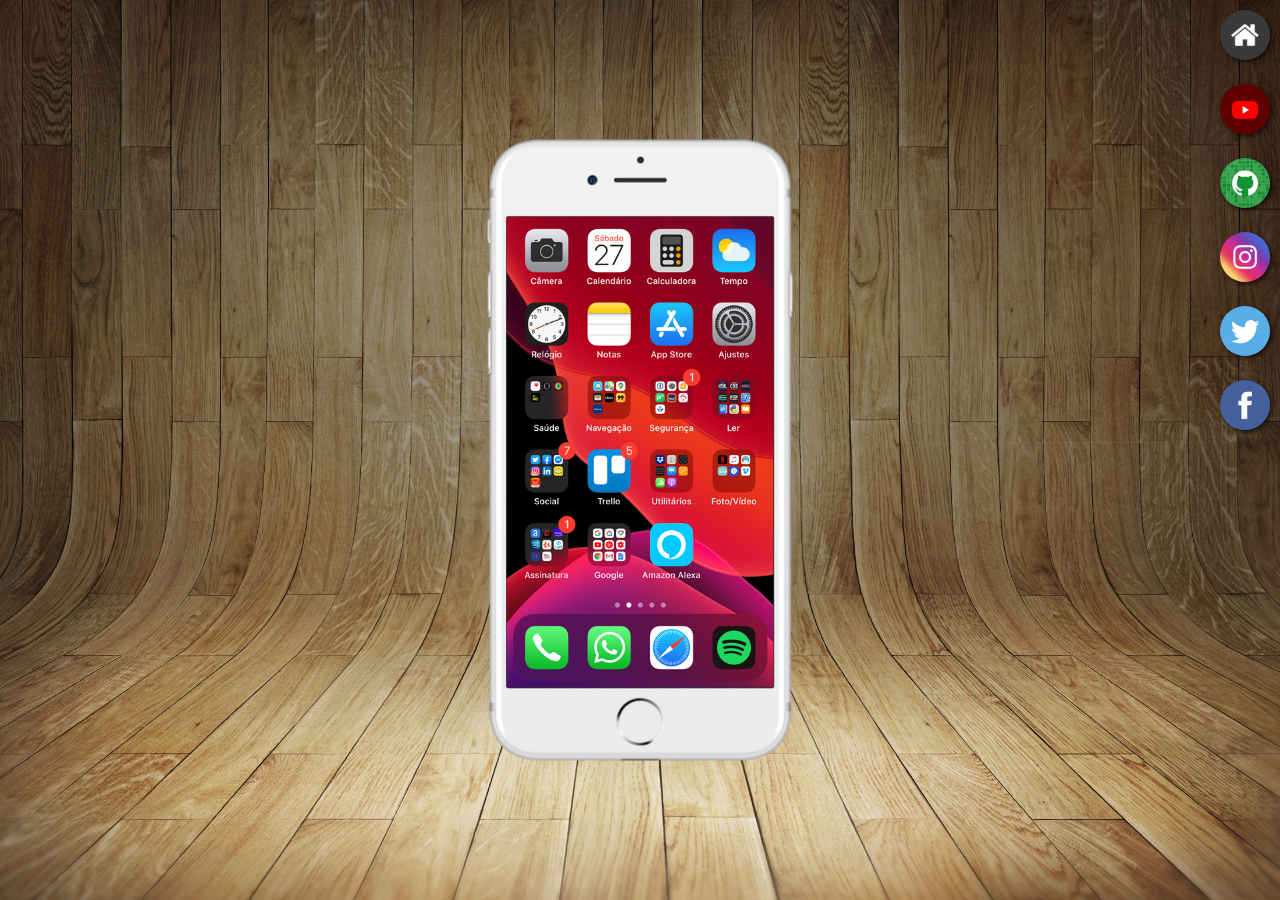
<file: index.html>
<!DOCTYPE html>
<html lang="pt-br">
<head>
    <meta charset="UTF-8">
    <meta http-equiv="X-UA-Compatible" content="IE=edge">
    <meta name="viewport" content="width=device-width, initial-scale=1.0">
    <link rel="shortcut icon" href="favicon.ico" type="image/x-icon">
    <link rel="stylesheet" href="estilos/style.css">
    <title>Projeto Redes Sociais</title>
</head>
<body>
    <main>
        <section id="telefone">
            <iframe src="home.html" name="tela" id="tela" frameborder="0">Seu navegador não é compatível com isso.</iframe>
        </section>
        <section id="redes-sociais">
            <a href="home.html" target="tela"><img src="imagens/logo-home.jpg" alt="Home"></a><br>
            <a href="youtube.html" target="tela"><img src="imagens/logo-youtube.jpg" alt="YouTube"></a><br>
            <a href="github.html" target="tela"><img src="imagens/logo-github.jpg" alt="GitHub"></a><br>
            <a href="instagram.html" target="tela"><img src="imagens/logo-instagram.jpg" alt="Instagram"></a><br>
            <a href="twitter.html" target="tela"><img src="imagens/logo-twitter.jpg" alt="Twitter"></a><br>
            <a href="facebook.html" target="tela"><img src="imagens/logo-facebook.jpg" alt="Facebook"></a>
        </section>
    </main>
</body>
</html>
</file>
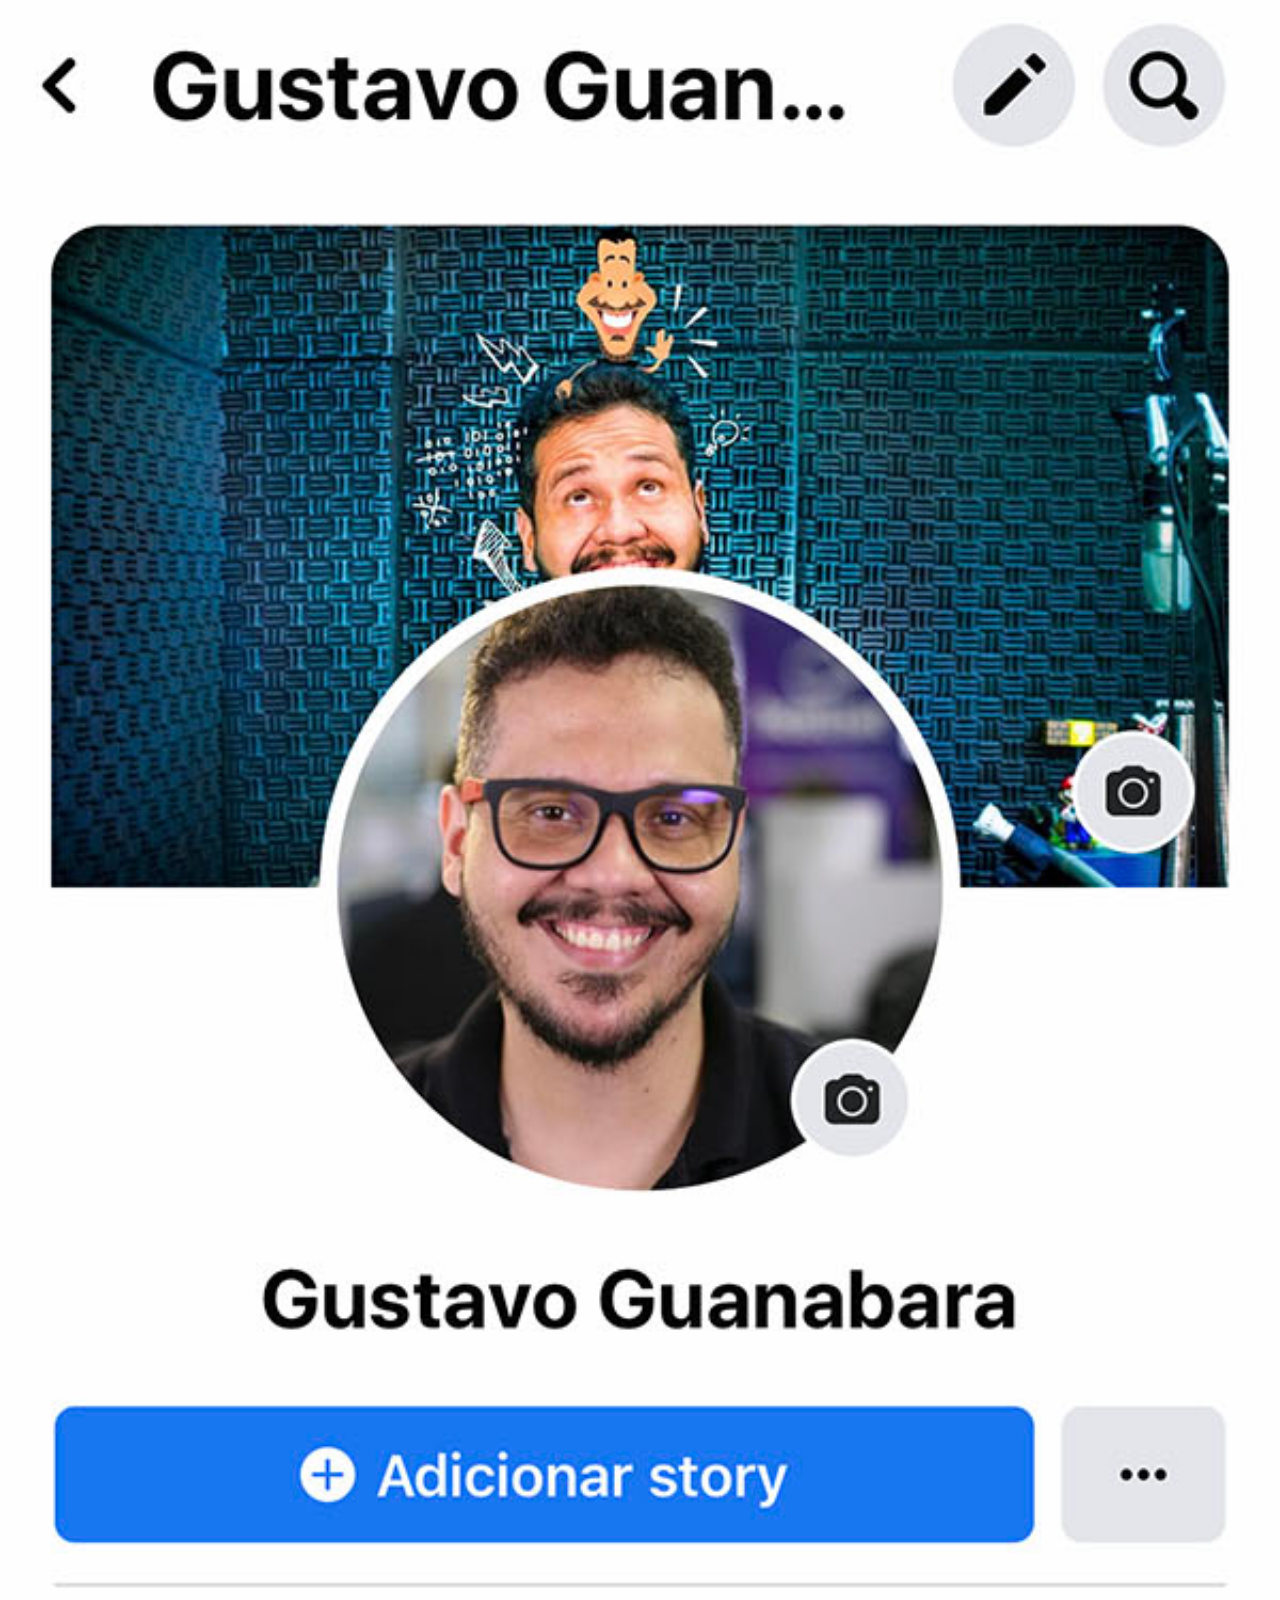
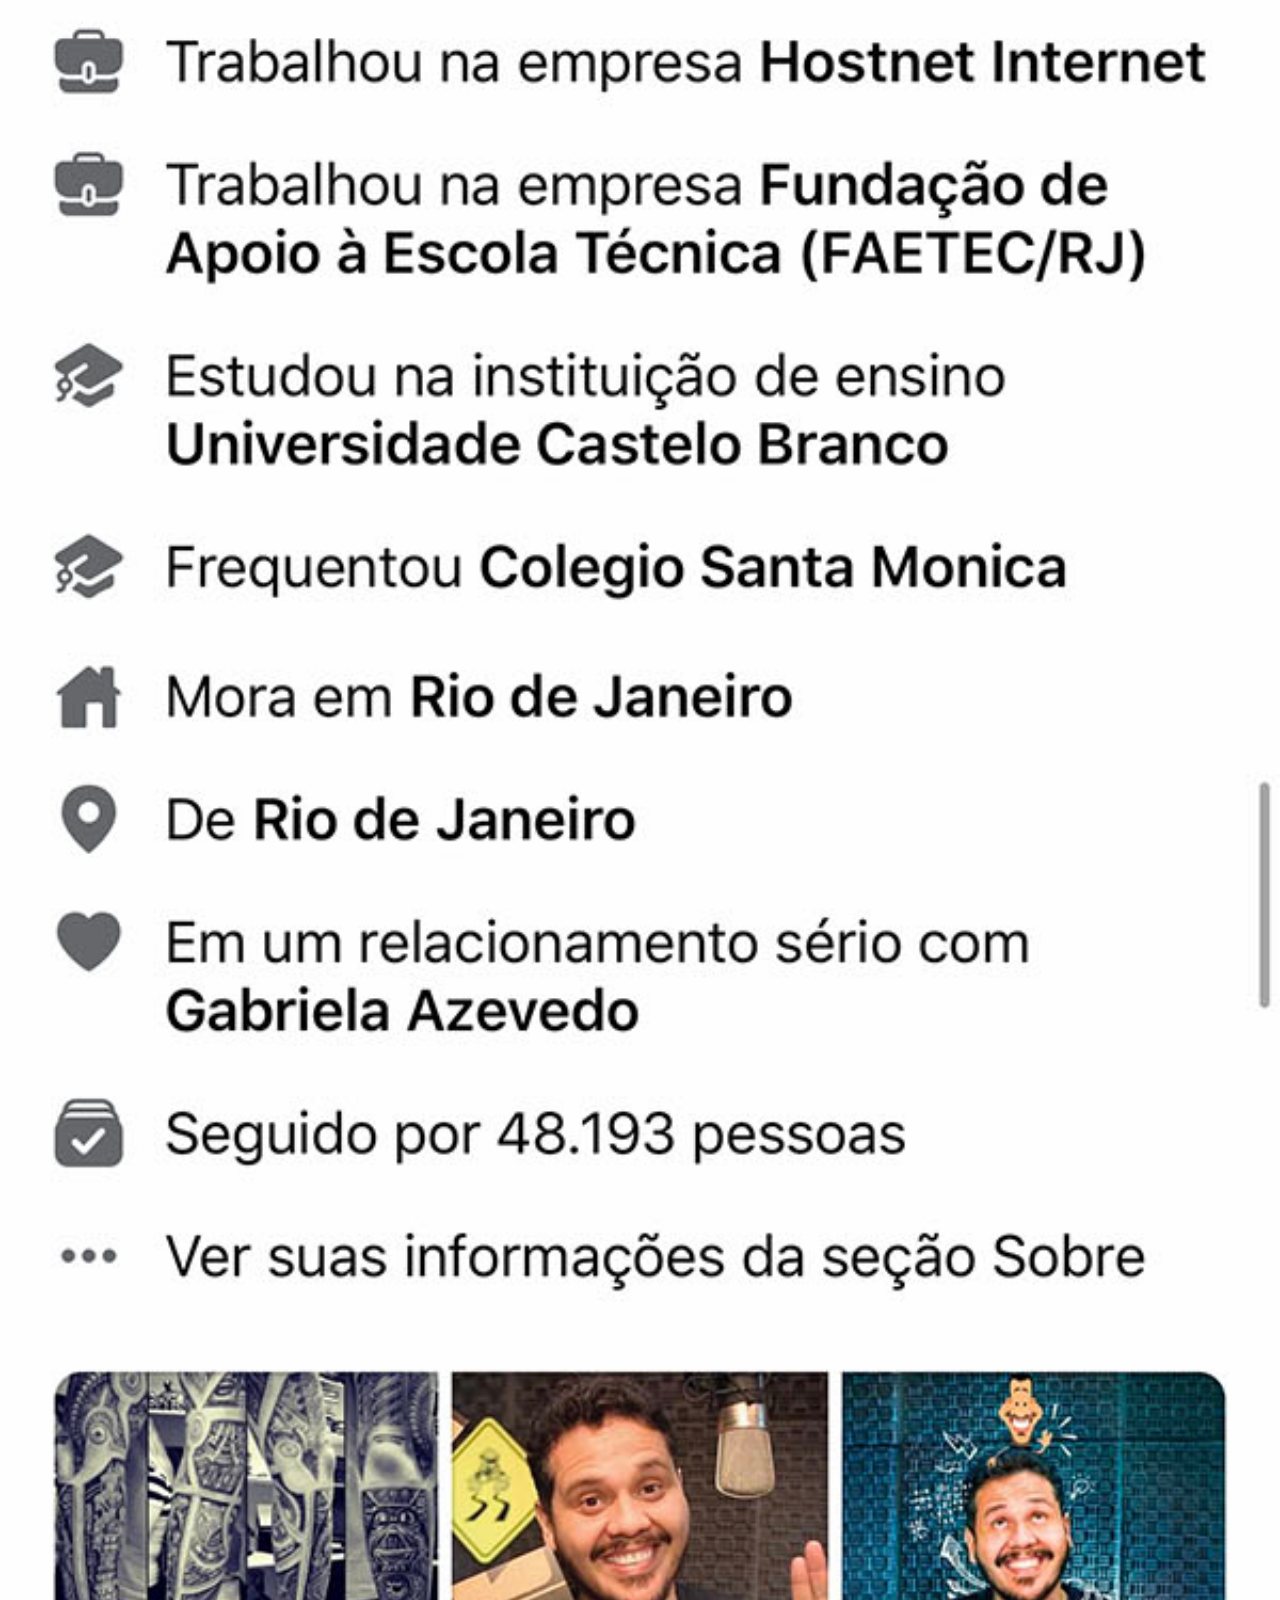
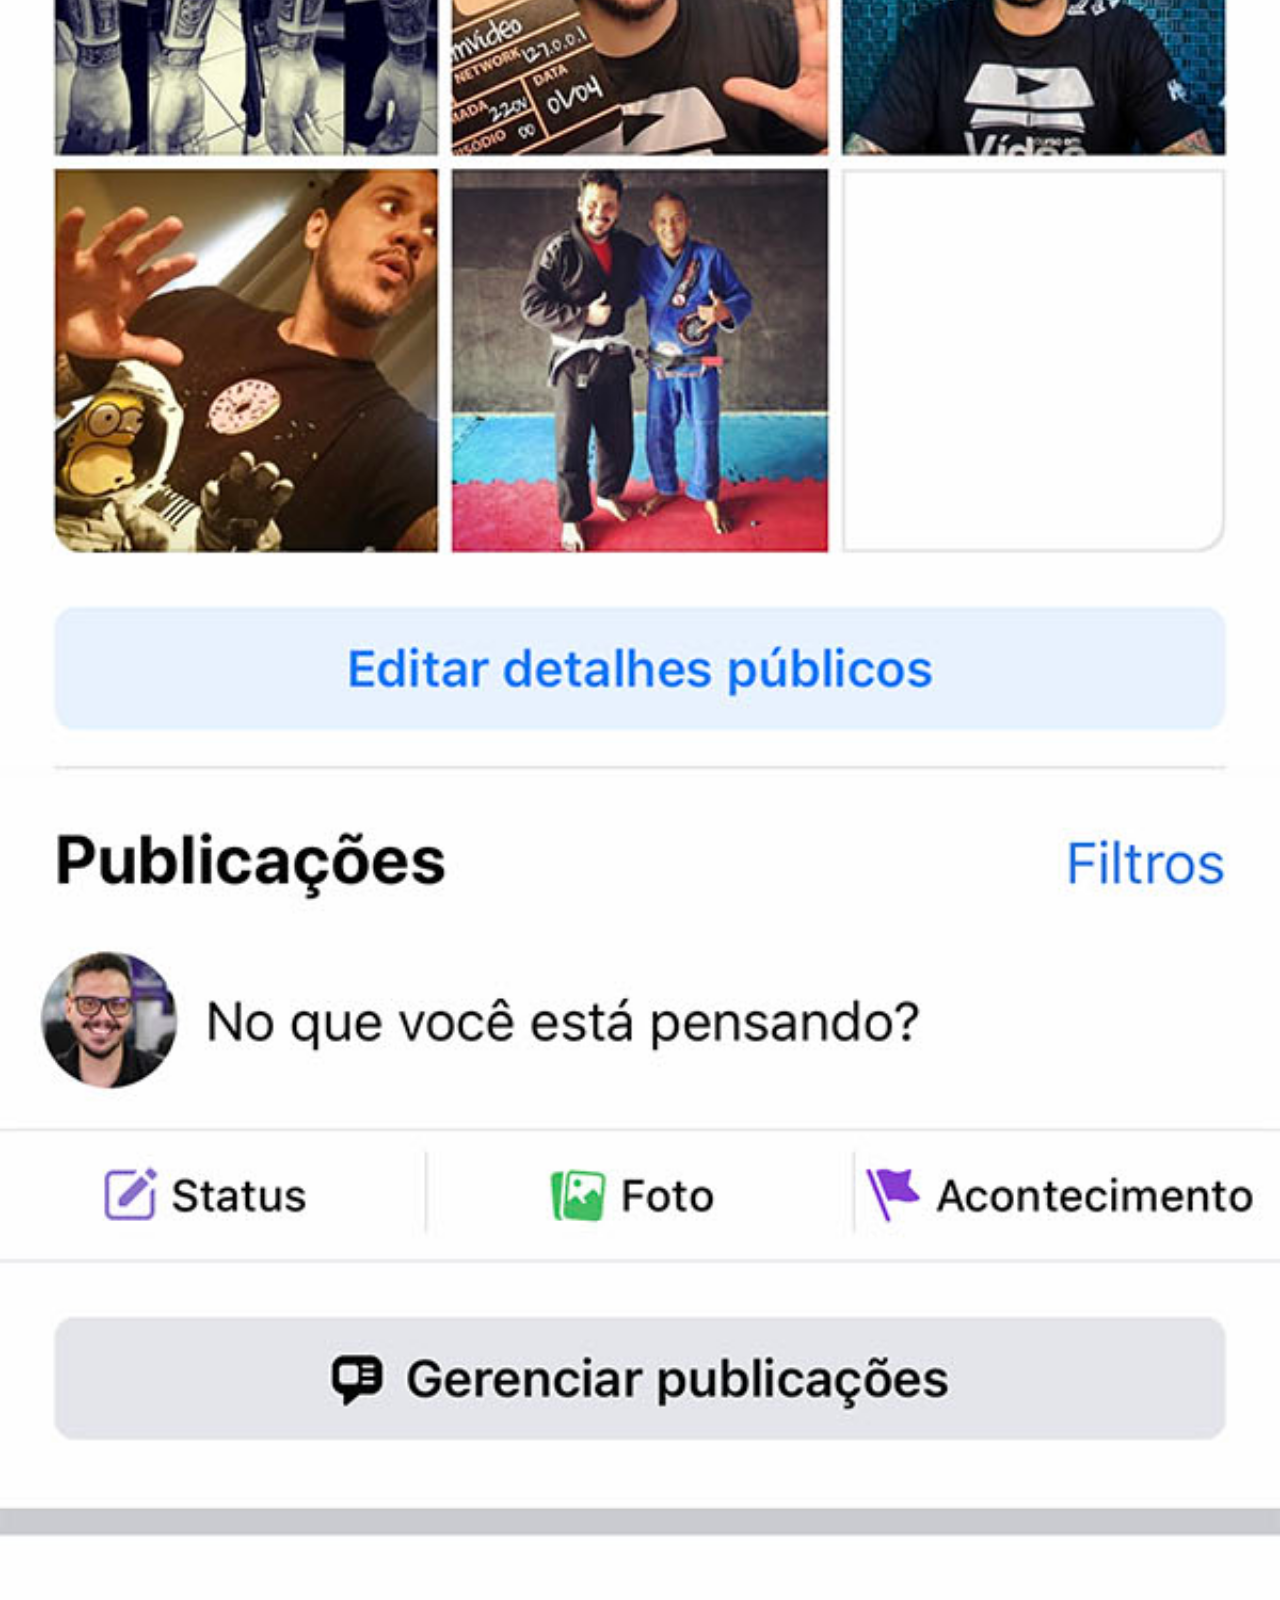
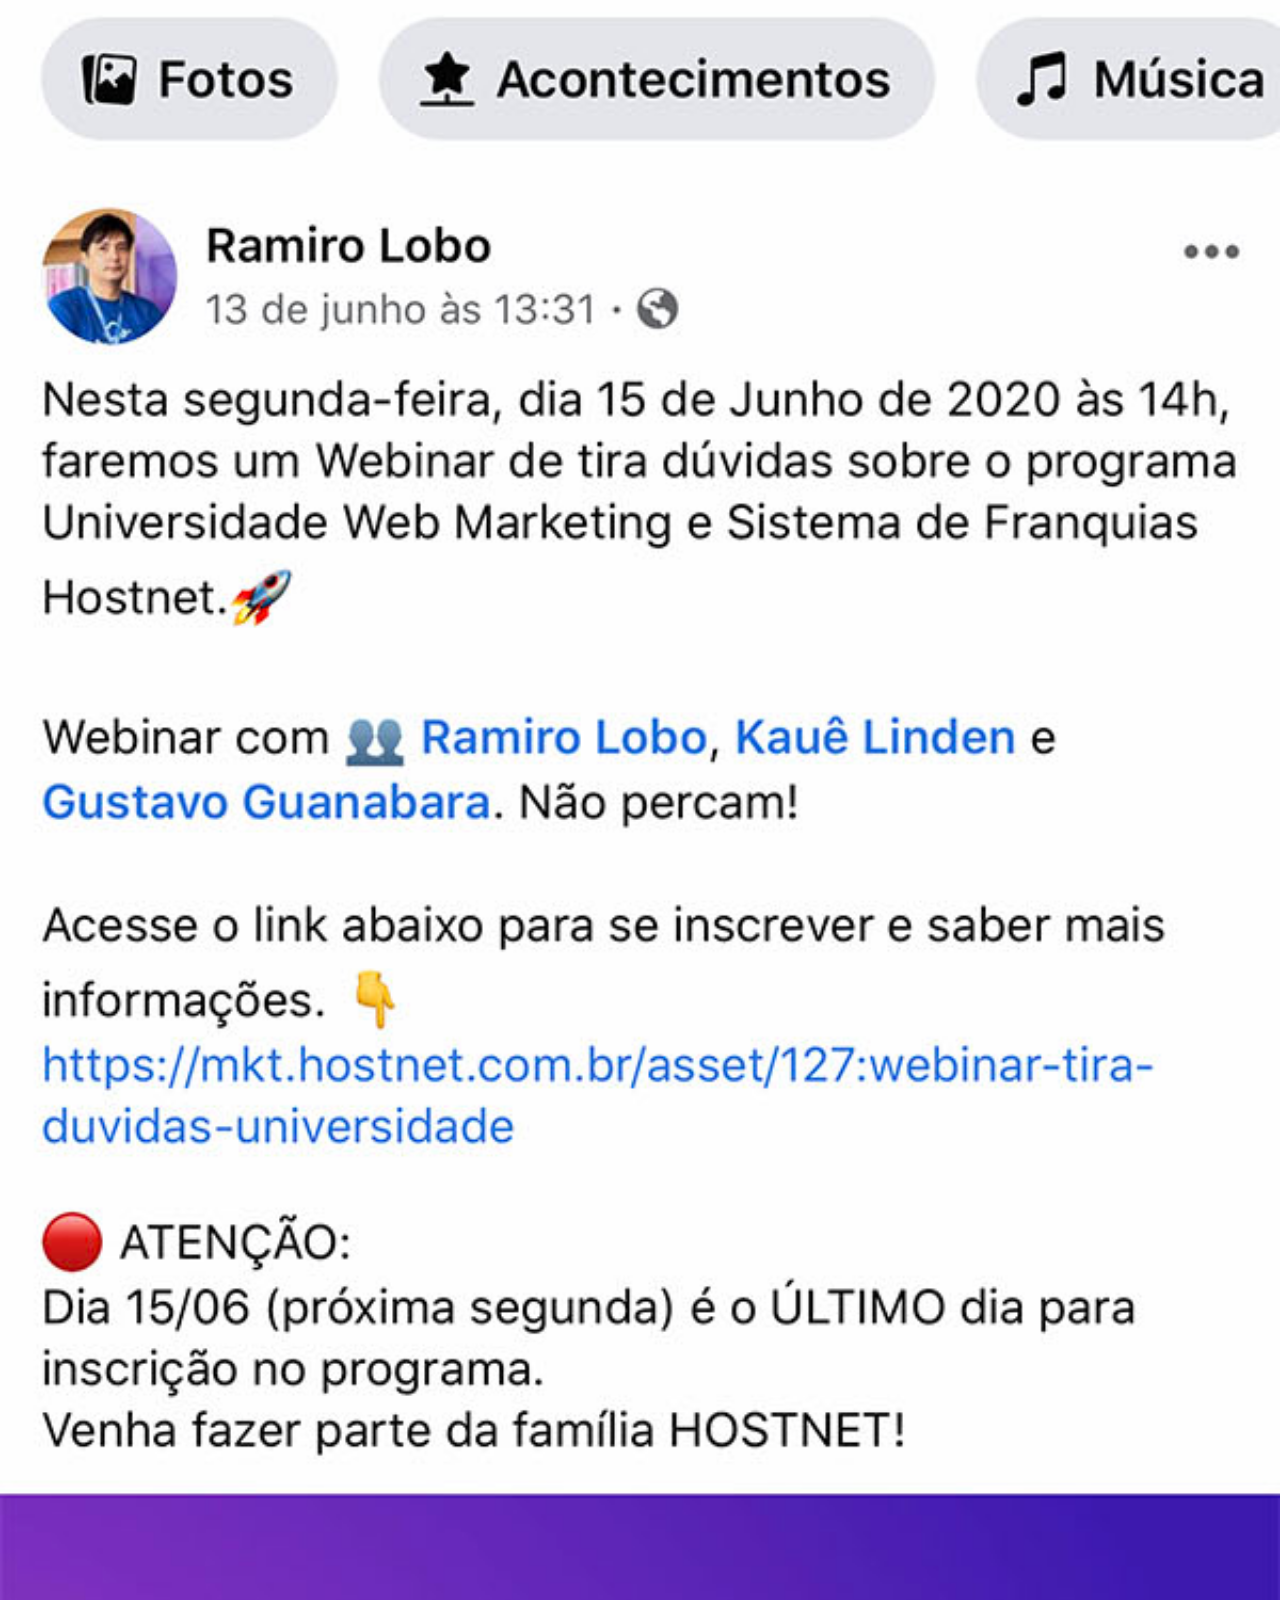
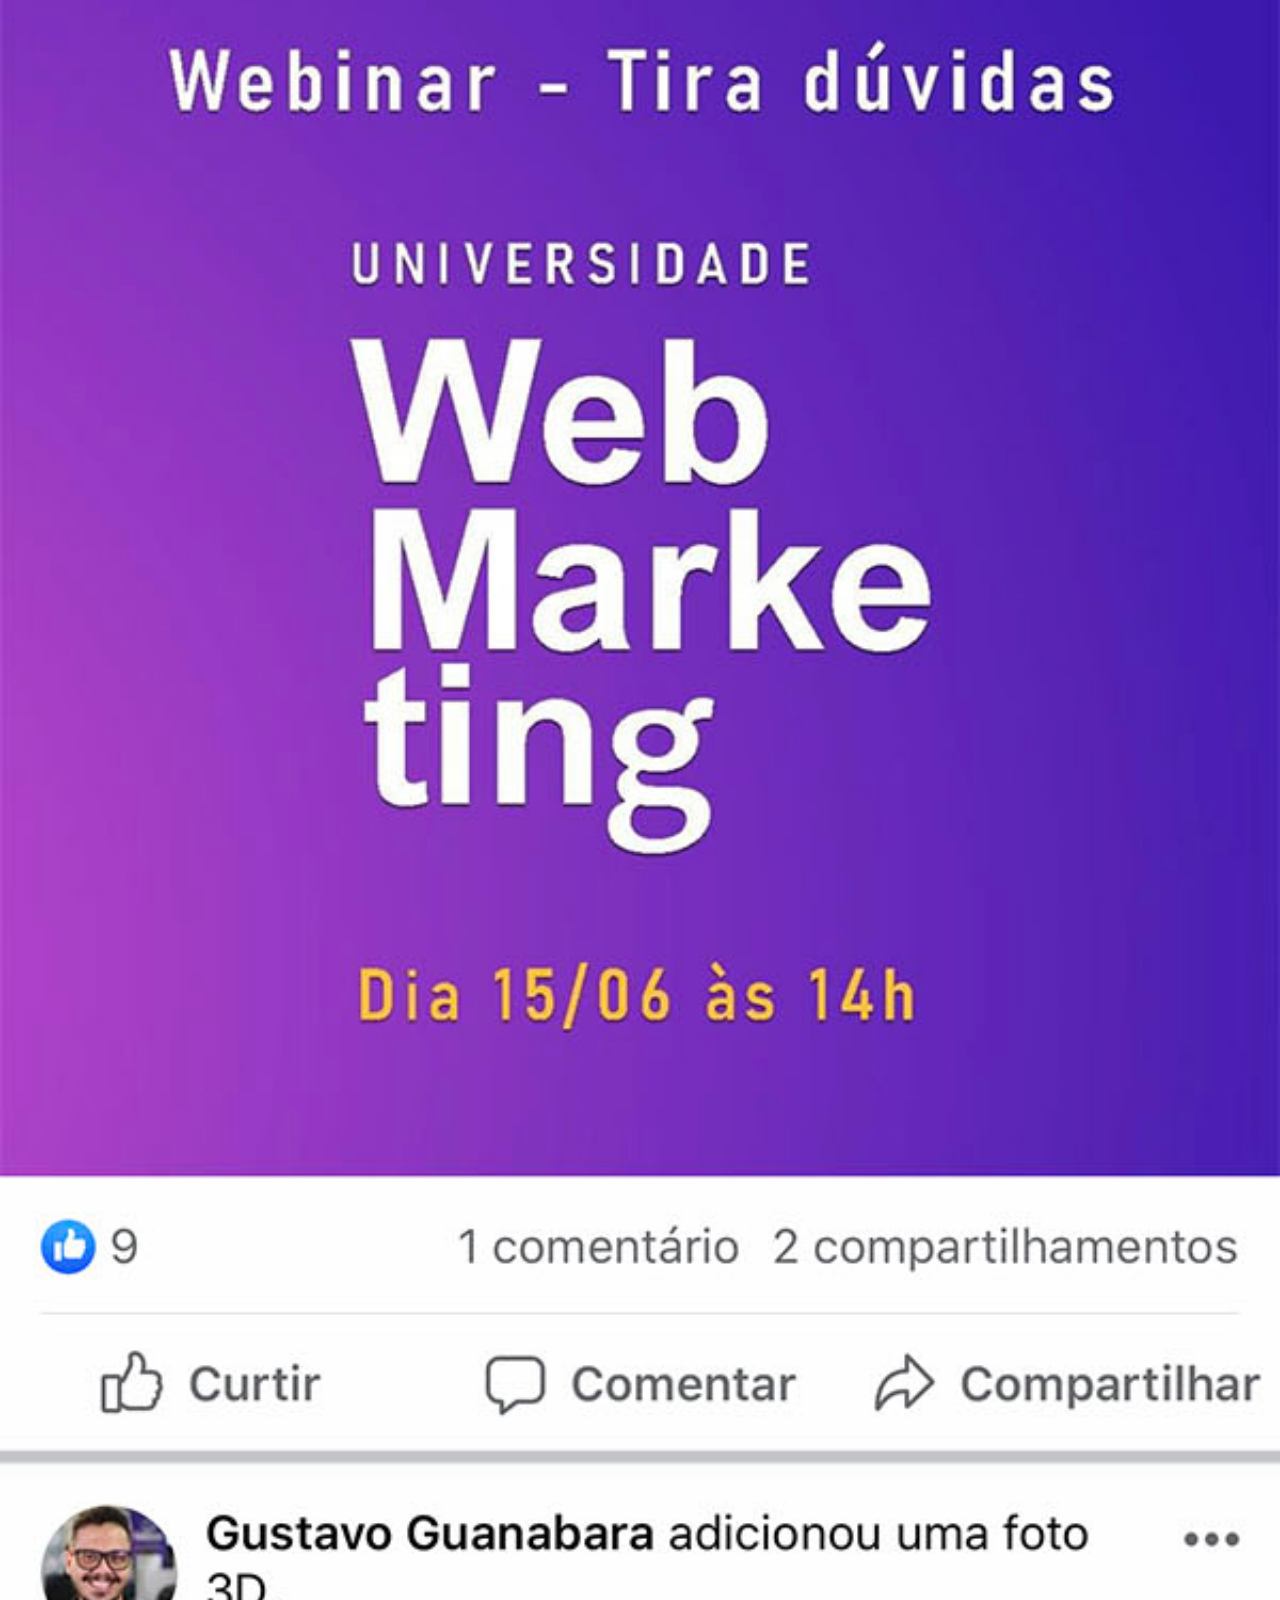
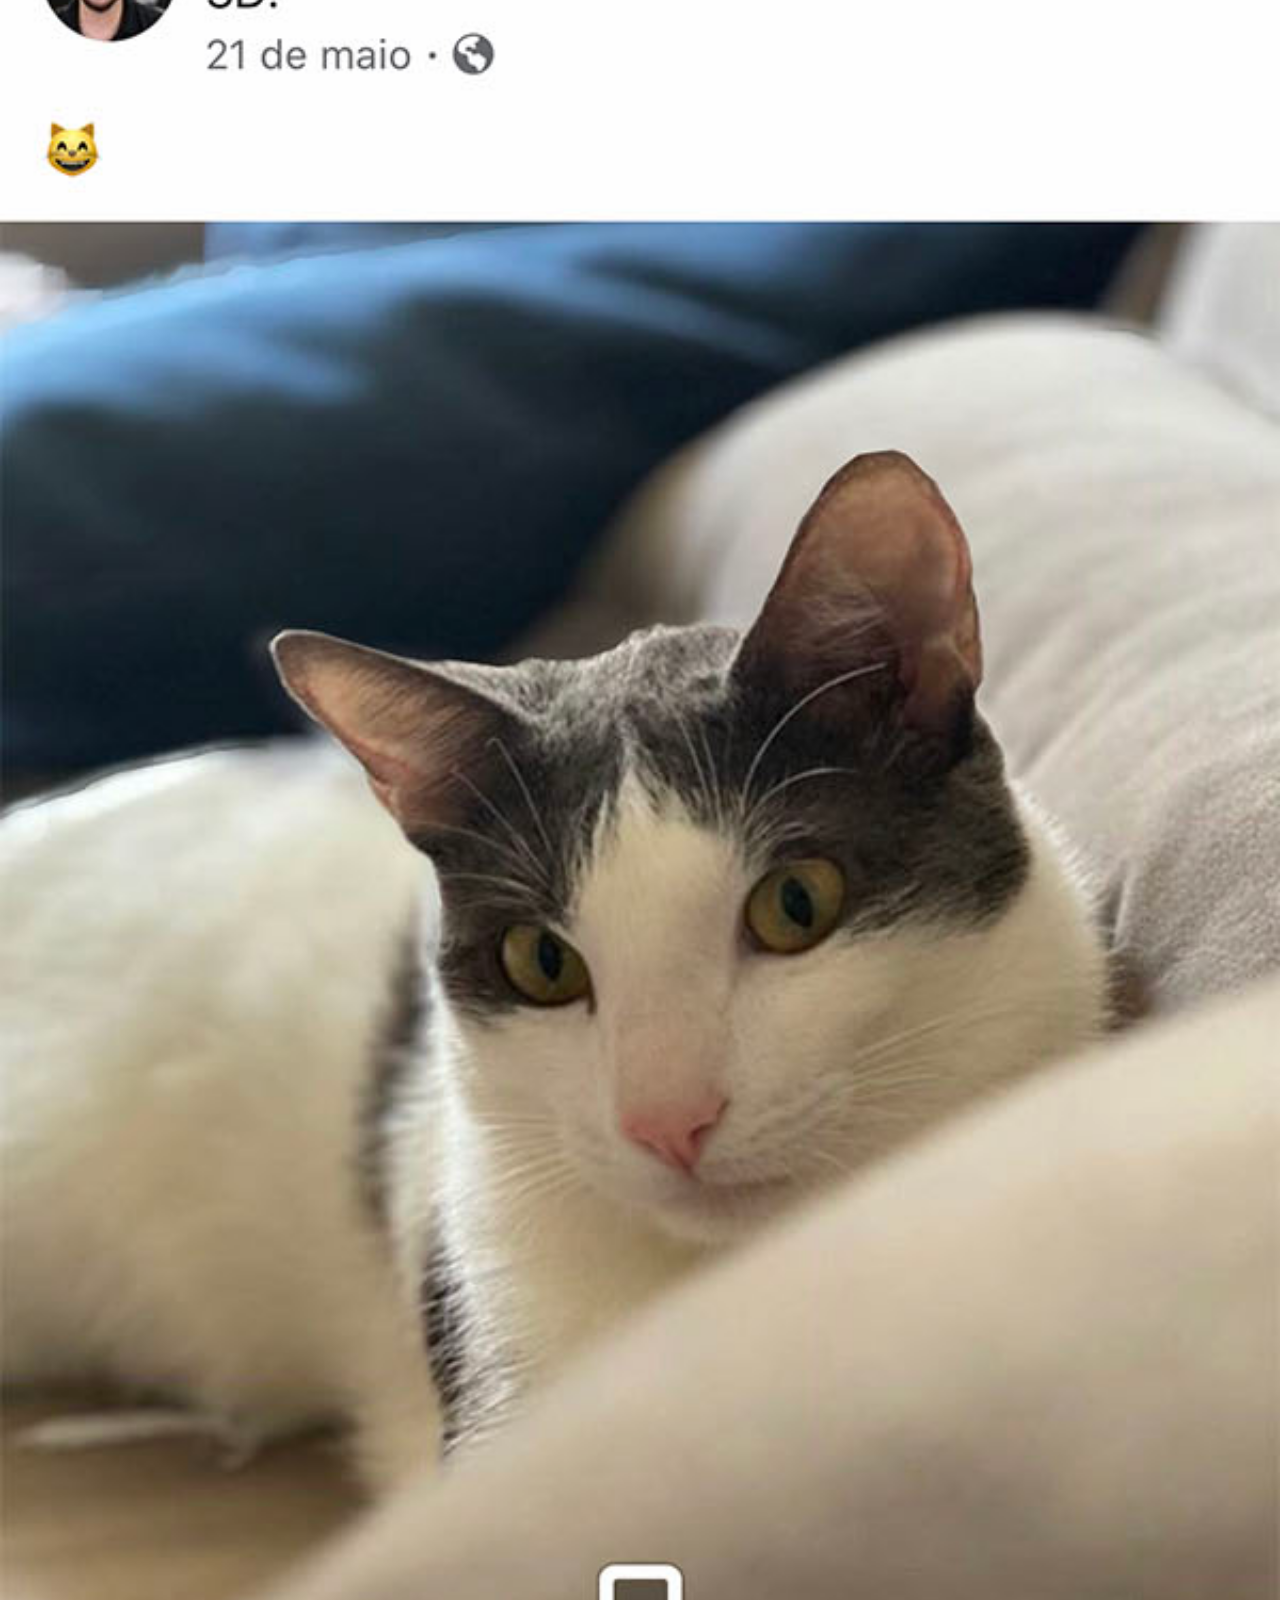
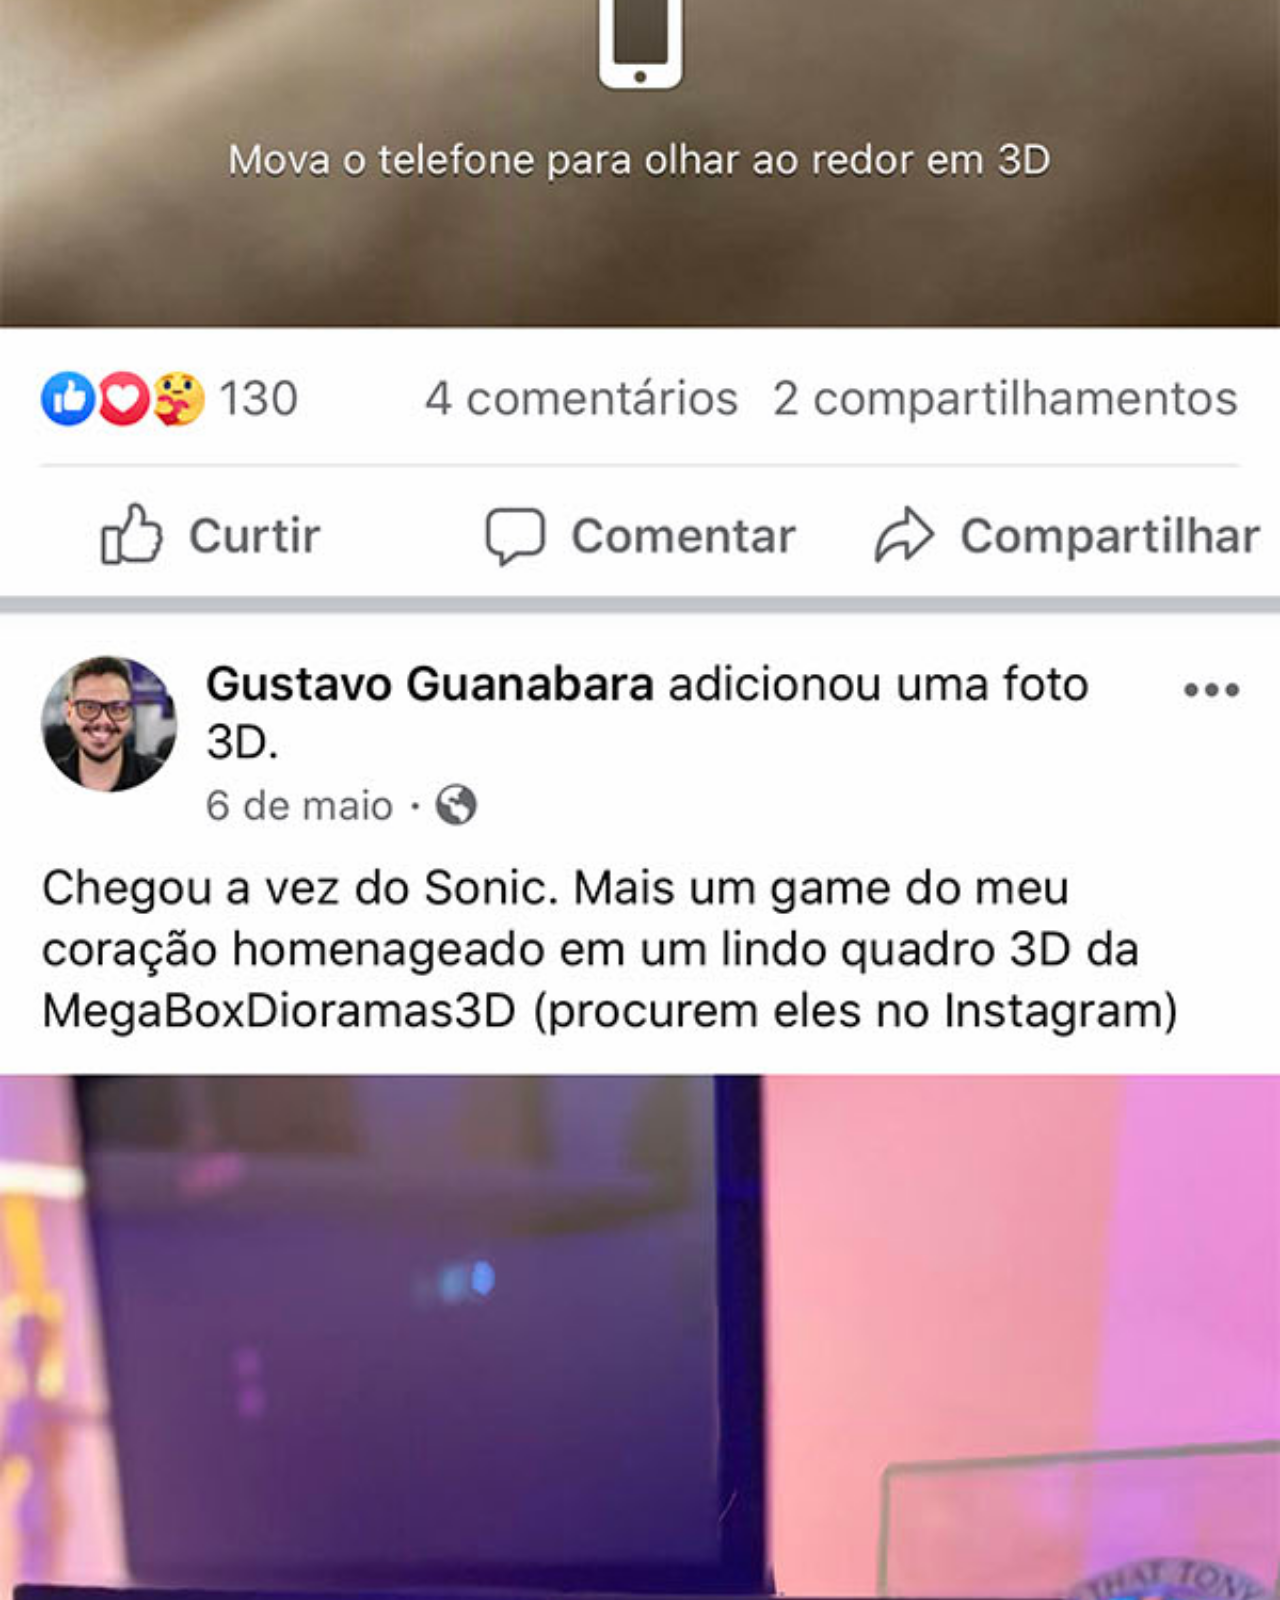
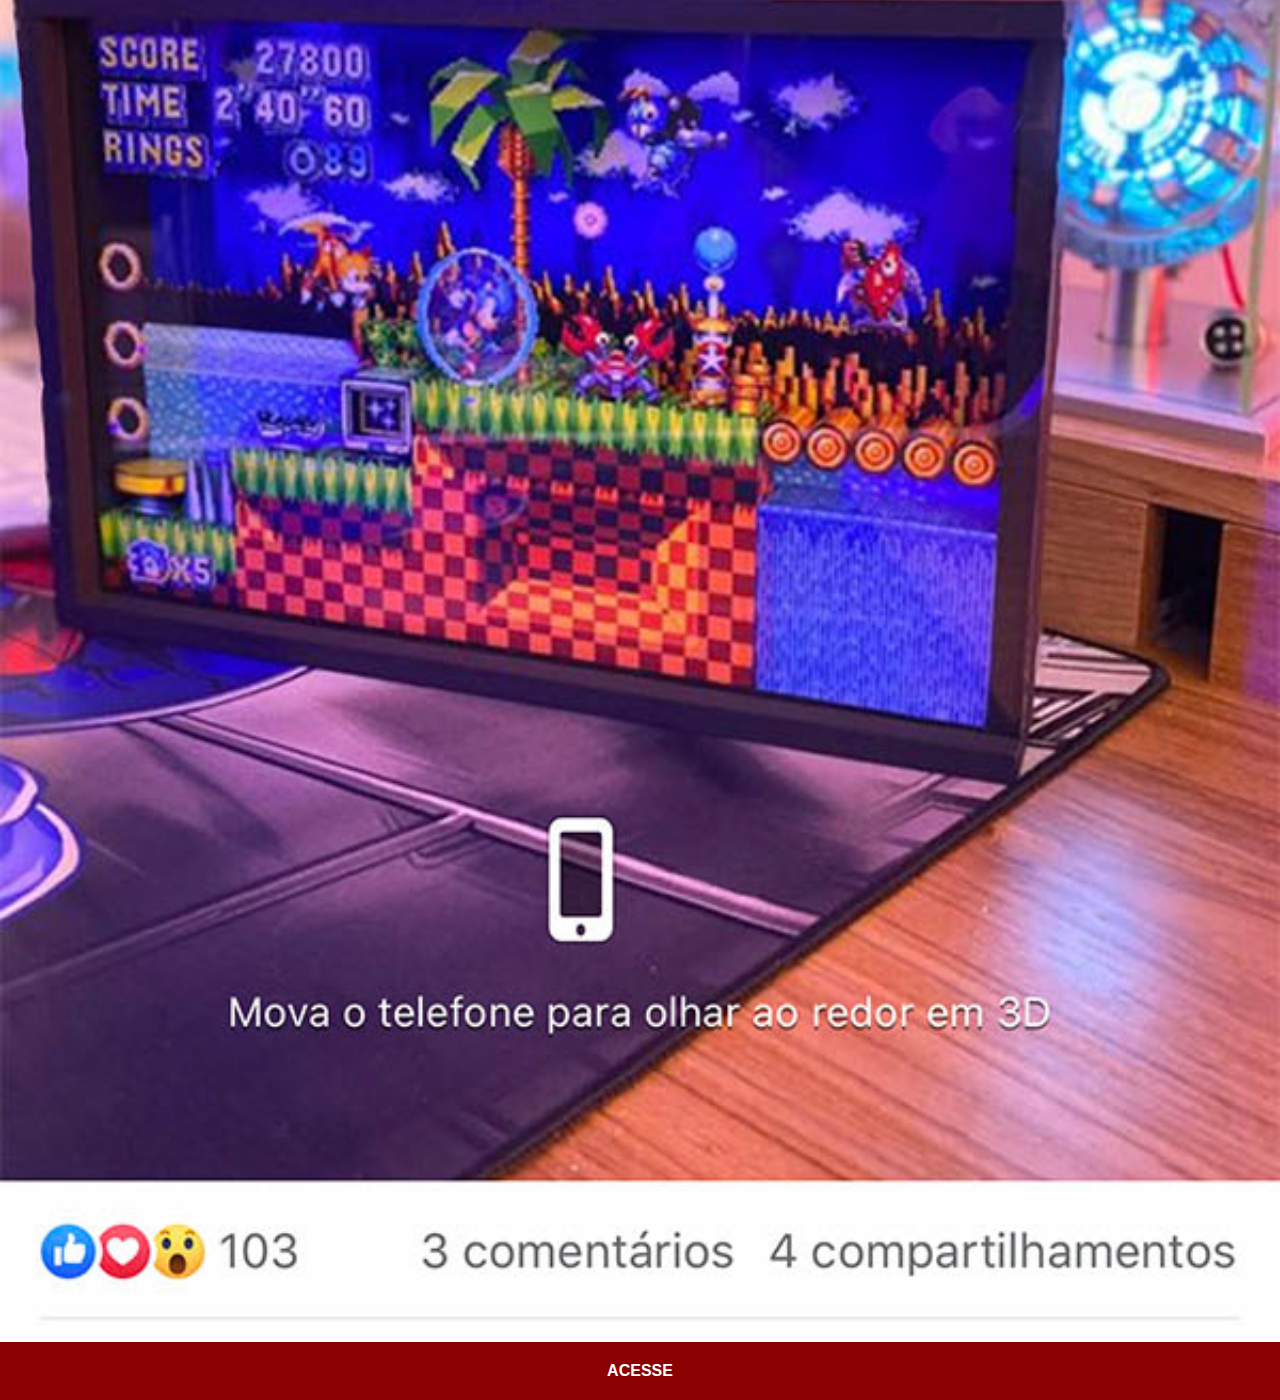
<file: facebook.html>
<!DOCTYPE html>
<html lang="pt-br">
<head>
    <meta charset="UTF-8">
    <meta http-equiv="X-UA-Compatible" content="IE=edge">
    <meta name="viewport" content="width=device-width, initial-scale=1.0">
    <title>Facebook</title>
    <style>
        * {
            margin: 0px;
            padding: 0px;
            font-family: Arial, Helvetica, sans-serif;
        }

        ::-webkit-scrollbar{
            width: 0px;
            height: 0px;
        }

        img{  
            width: 100vw;
        }

        a{
            display: block;
            background-color: darkred;
            color: white;
            padding: 20px;
            text-align: center;
            font-weight: bolder;
            text-decoration: none;
        }

        a:hover{
            background-color: red;
        }
    </style>
</head>
<body>
    <img src="imagens/tela-facebook.jpg" alt="Facebook">
    <a href="https://www.facebook.com/isr4eljr" target="_blank">ACESSE</a>
</body>
</html>
</file>
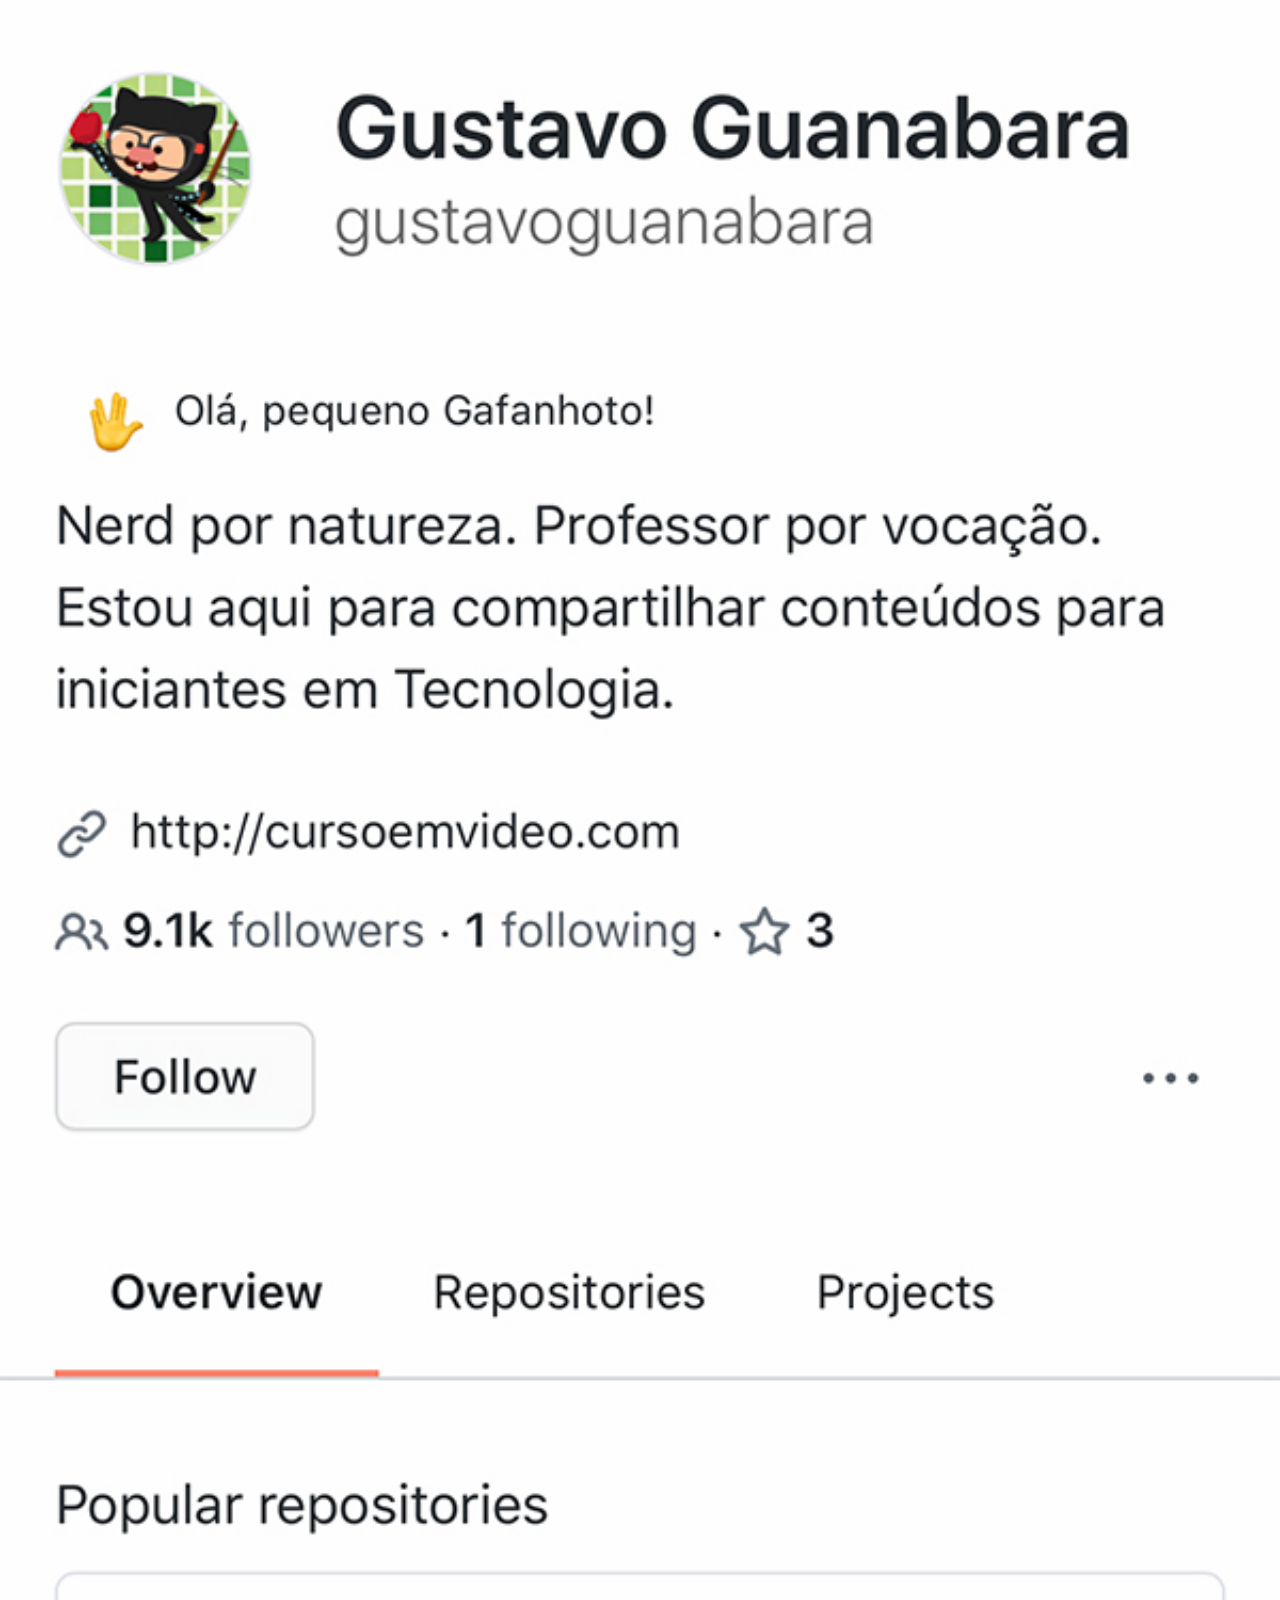
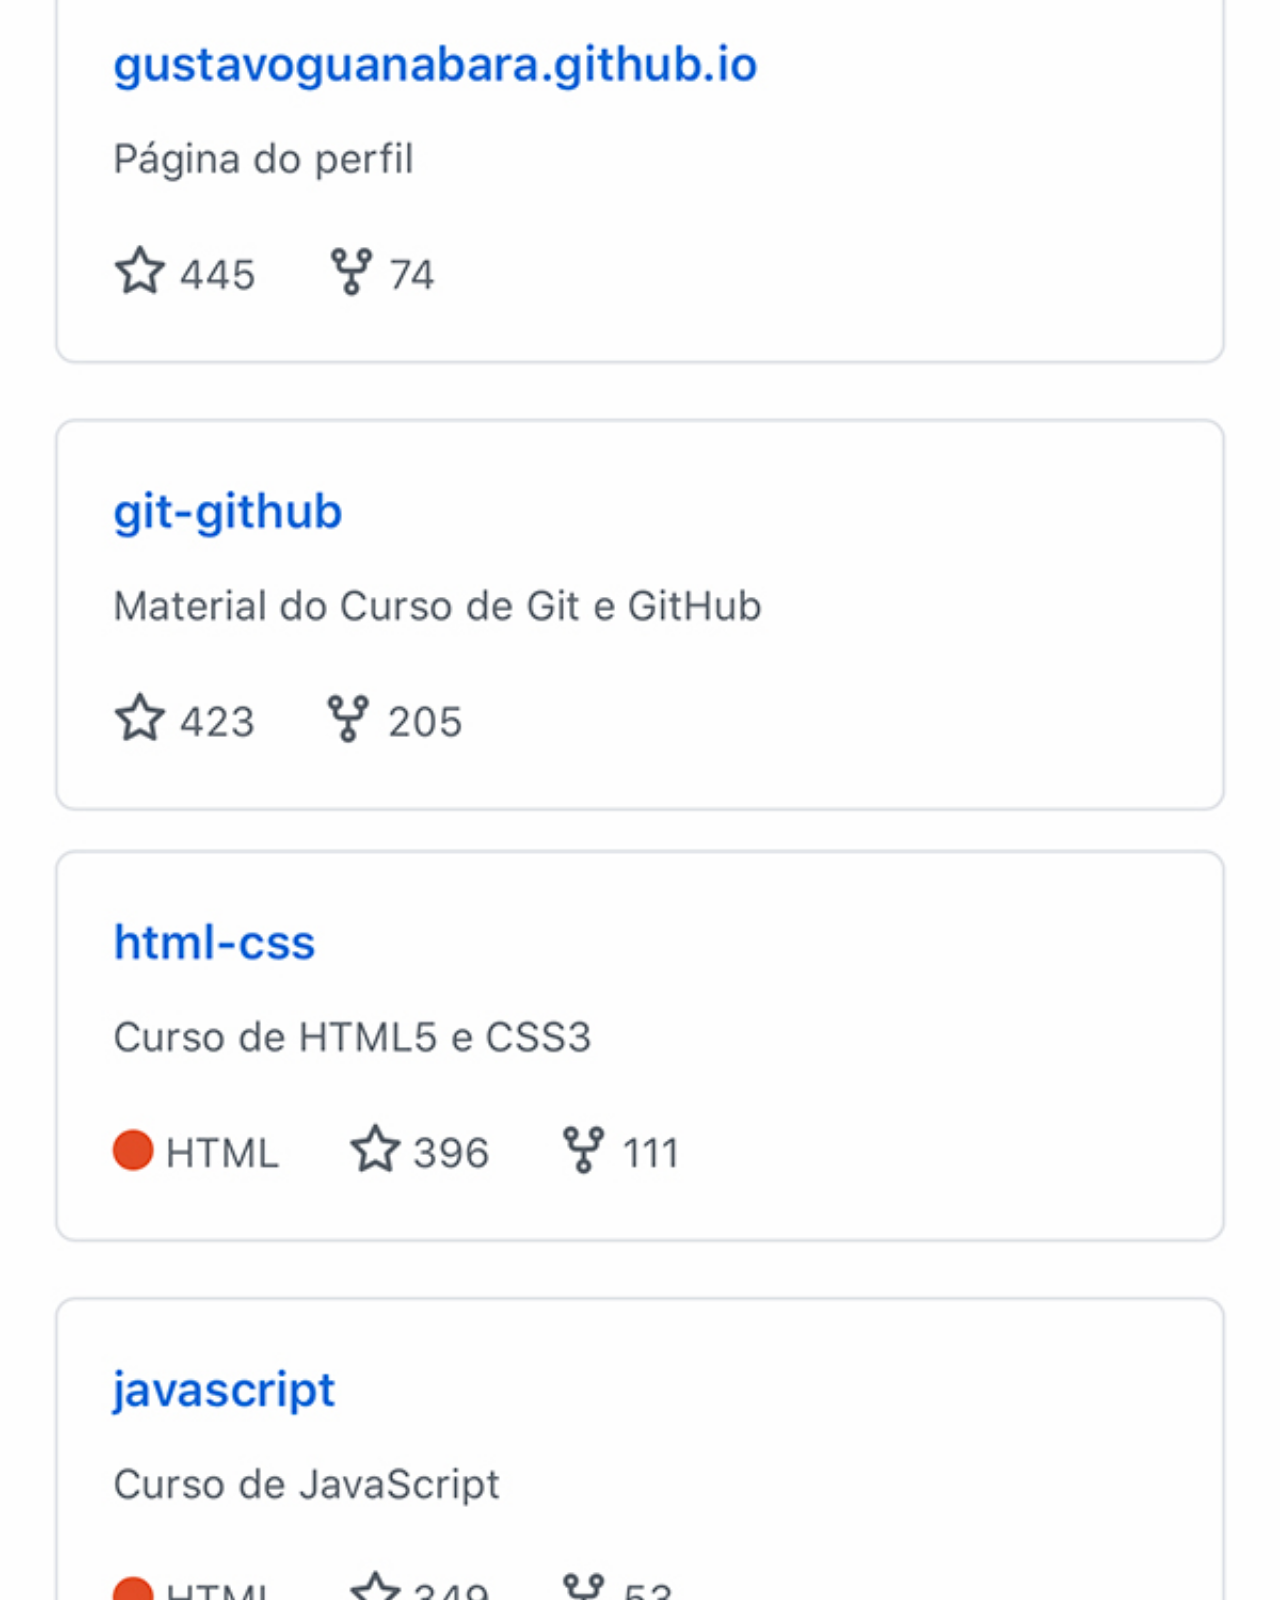
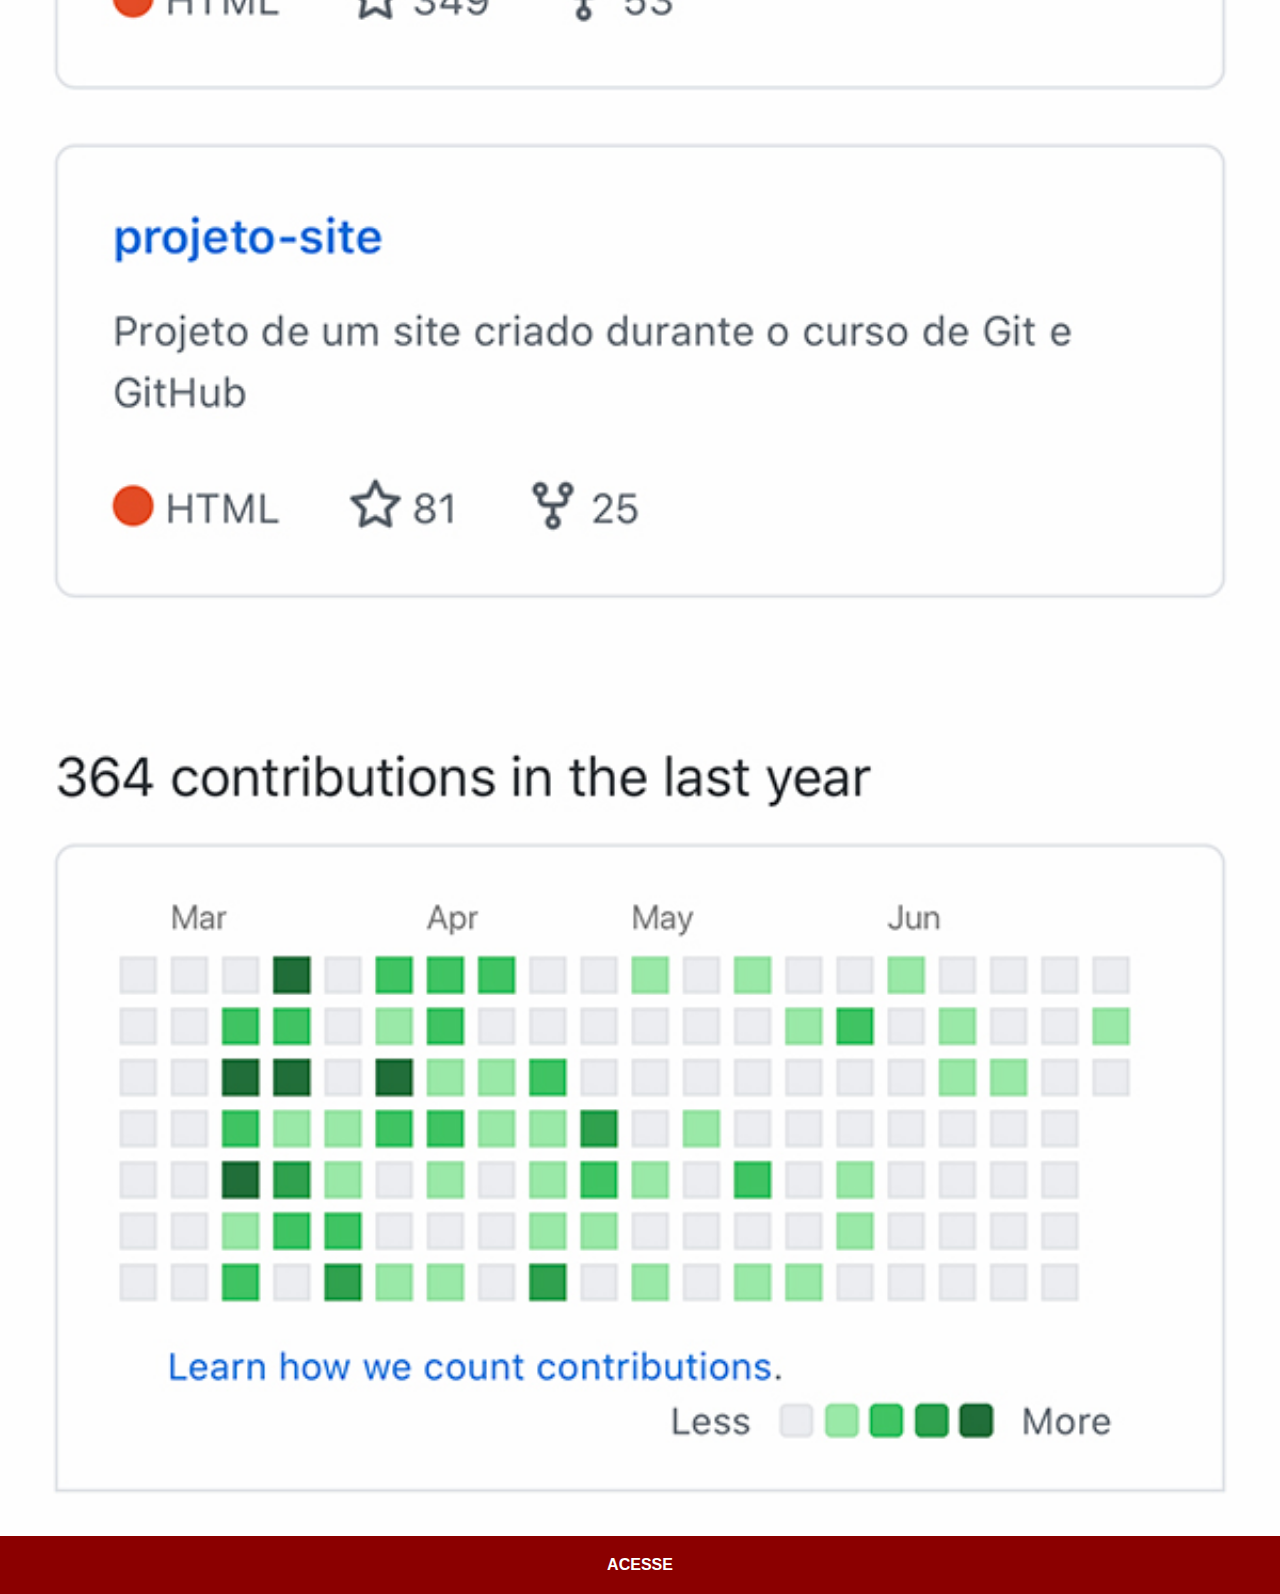
<file: github.html>
<!DOCTYPE html>
<html lang="pt-br">
<head>
    <meta charset="UTF-8">
    <meta http-equiv="X-UA-Compatible" content="IE=edge">
    <meta name="viewport" content="width=device-width, initial-scale=1.0">
    <title>GitHub</title>
    <style>
        * {
            margin: 0px;
            padding: 0px;
            font-family: Arial, Helvetica, sans-serif;
        }

        ::-webkit-scrollbar{
            width: 0px;
            height: 0px;
        }

        img{
            width: 100vw;
        }

        a{
            display: block;
            background-color: darkred;
            color: white;
            padding: 20px;
            text-align: center;
            font-weight: bolder;
            text-decoration: none;
        }

        a:hover{
            background-color: red;
        }
    </style>
</head>
<body>
    <img src="imagens/tela-github.jpg" alt="GitHub">
    <a href="https://www.github.com/isr4eljr" target="_blank">ACESSE</a>
</body>
</html>
</file>
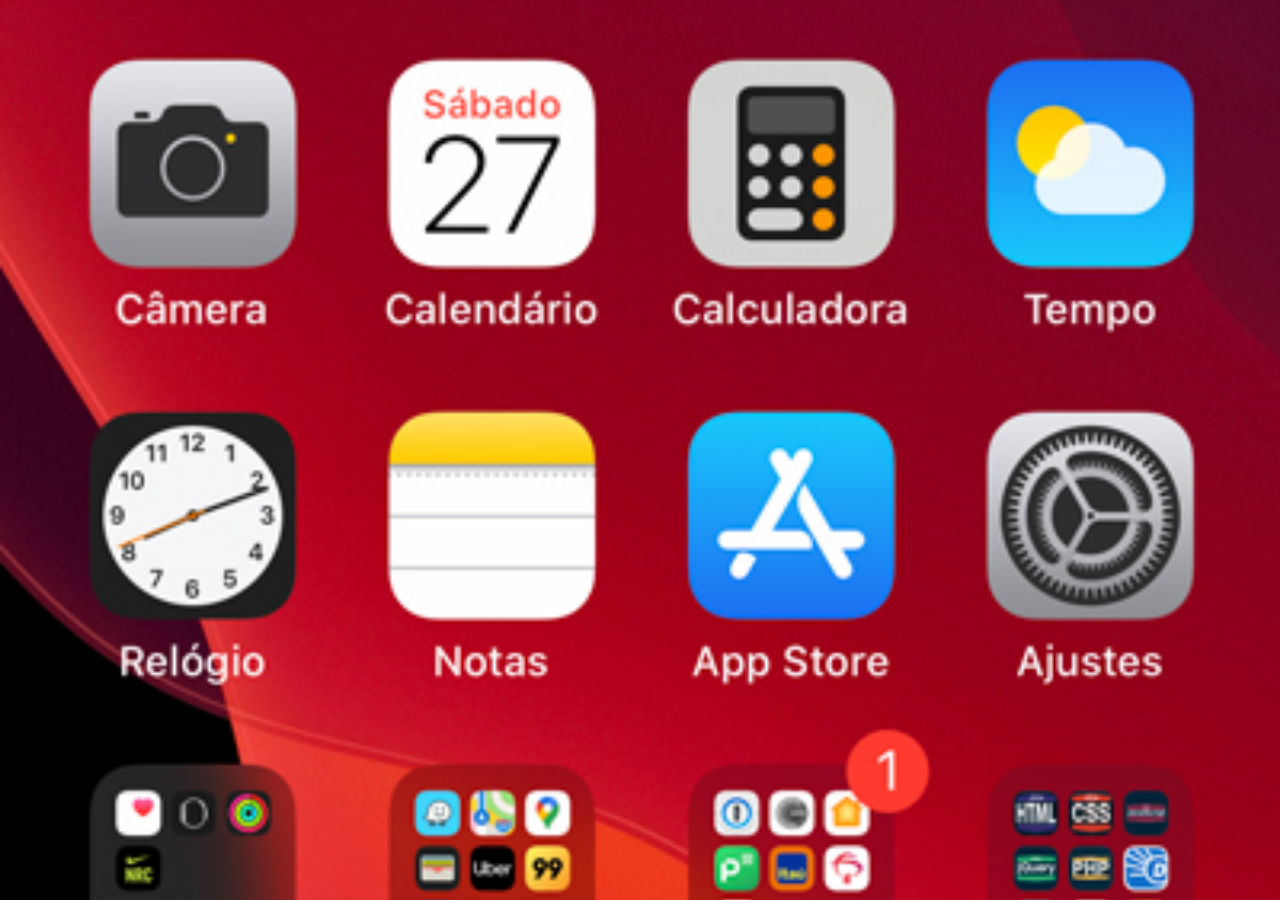
<file: home.html>
<!DOCTYPE html>
<html lang="pt-br">
<head>
    <meta charset="UTF-8">
    <meta http-equiv="X-UA-Compatible" content="IE=edge">
    <meta name="viewport" content="width=device-width, initial-scale=1.0">
    <title>Home</title>
</head>
<style>
    * {
        margin: 0px;
        padding: 0px;
    }

    body{
        height: 100vh;
        width: 100vw;
        background: black url('imagens/tela-home.jpg') no-repeat top center;
        background-size: cover;
    }
</style>
<body>
    
</body>
</html>
</file>
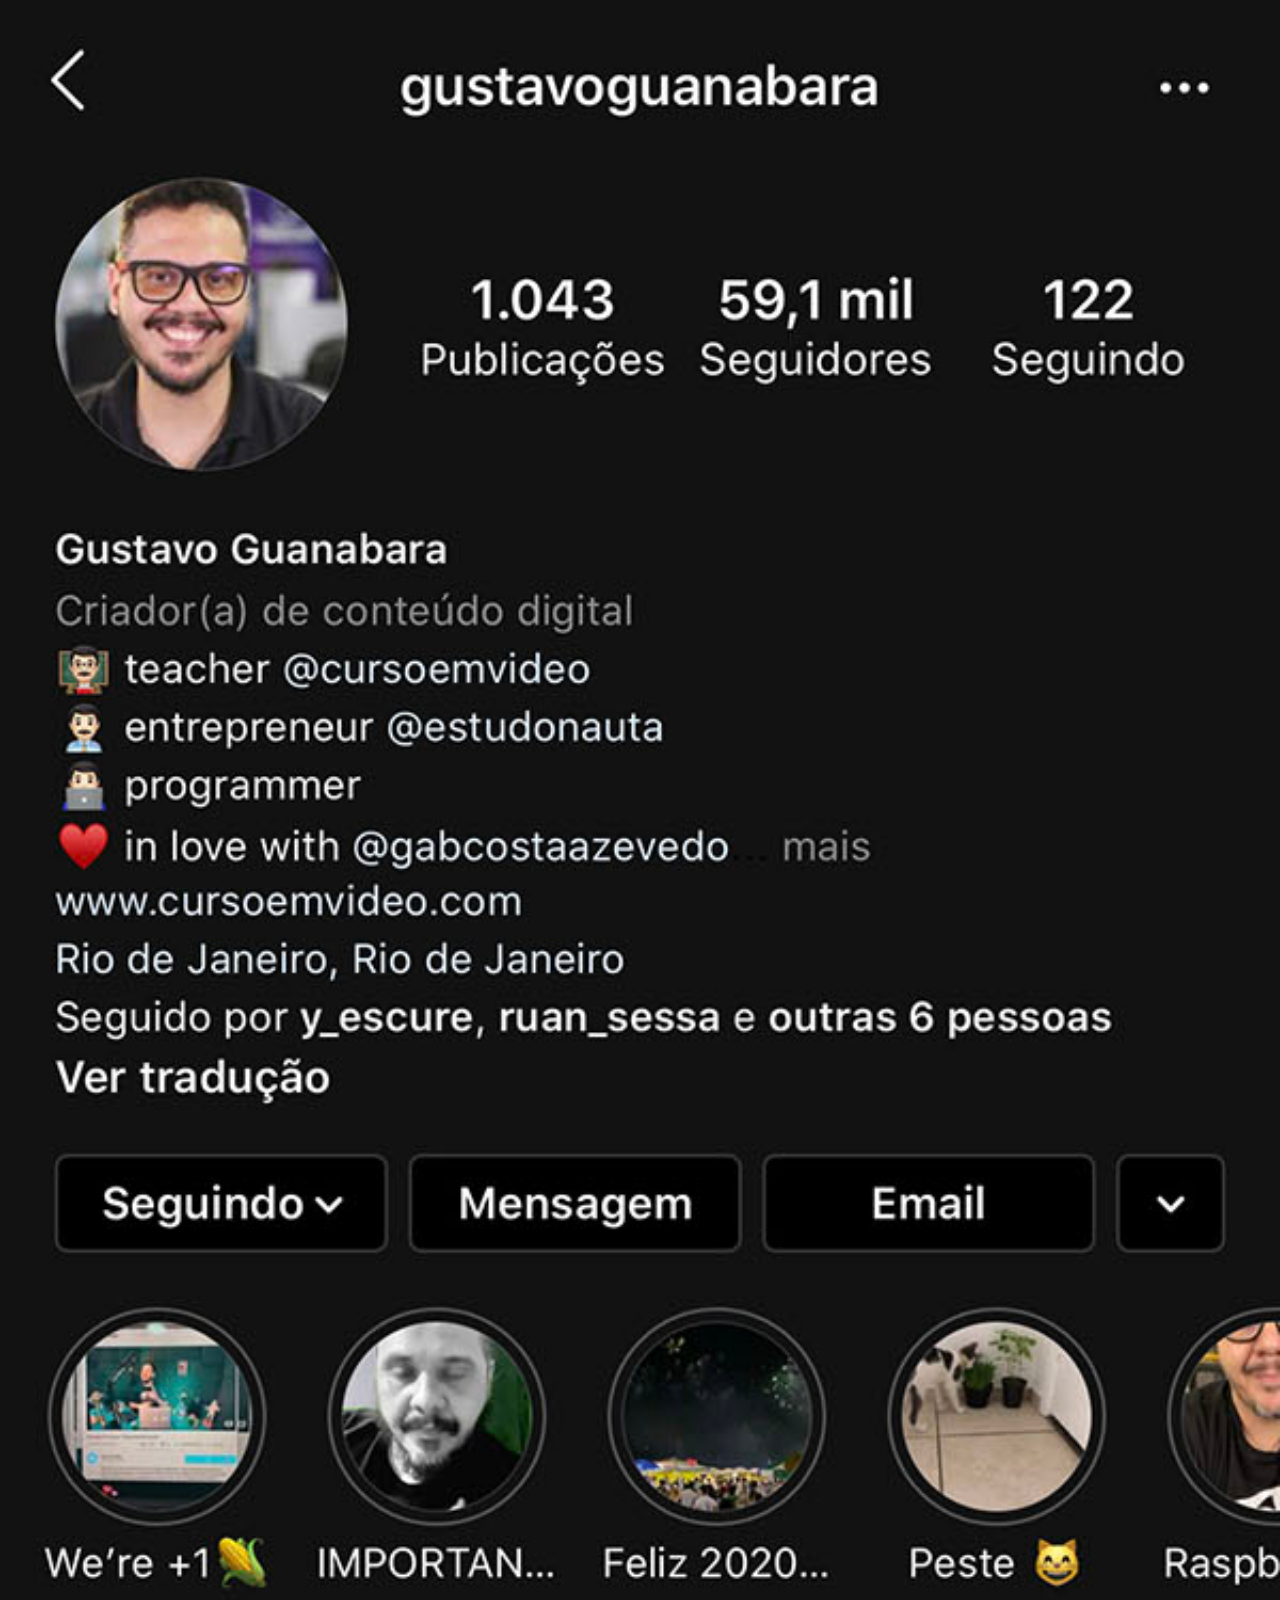
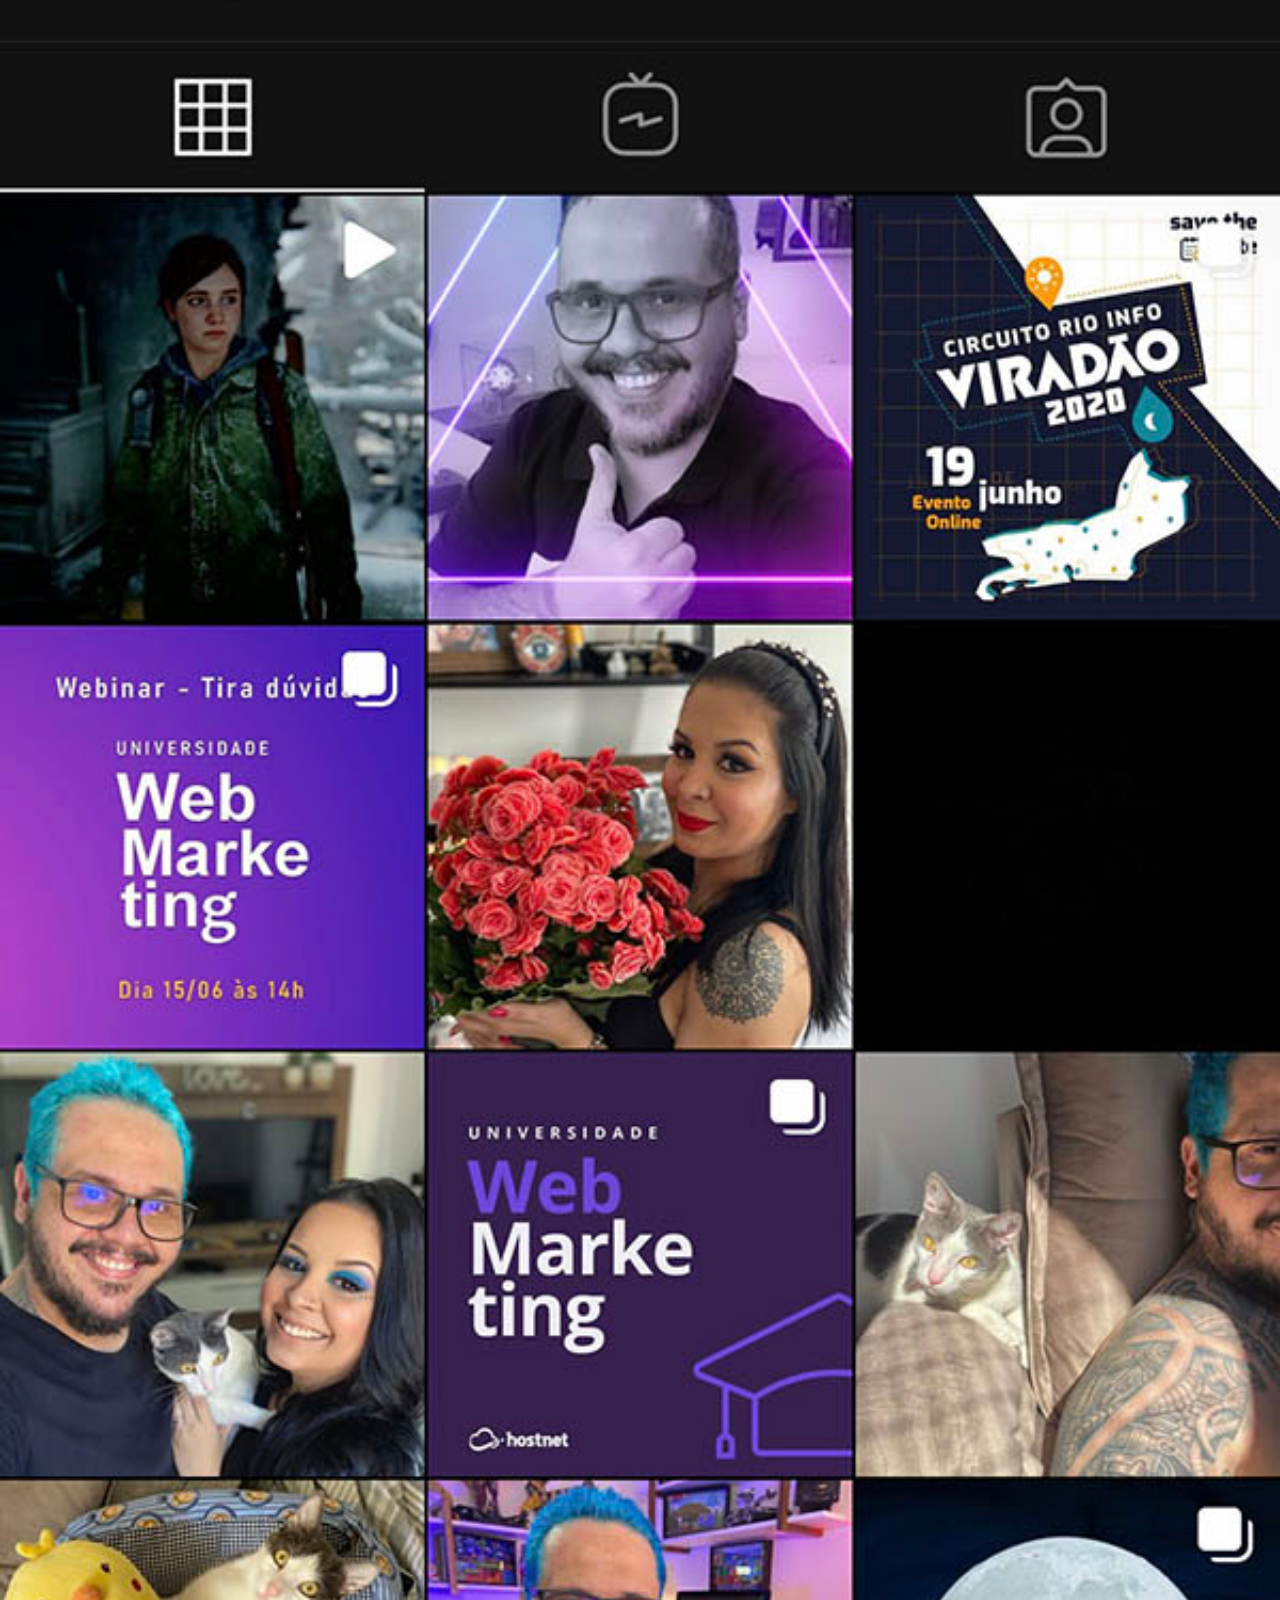
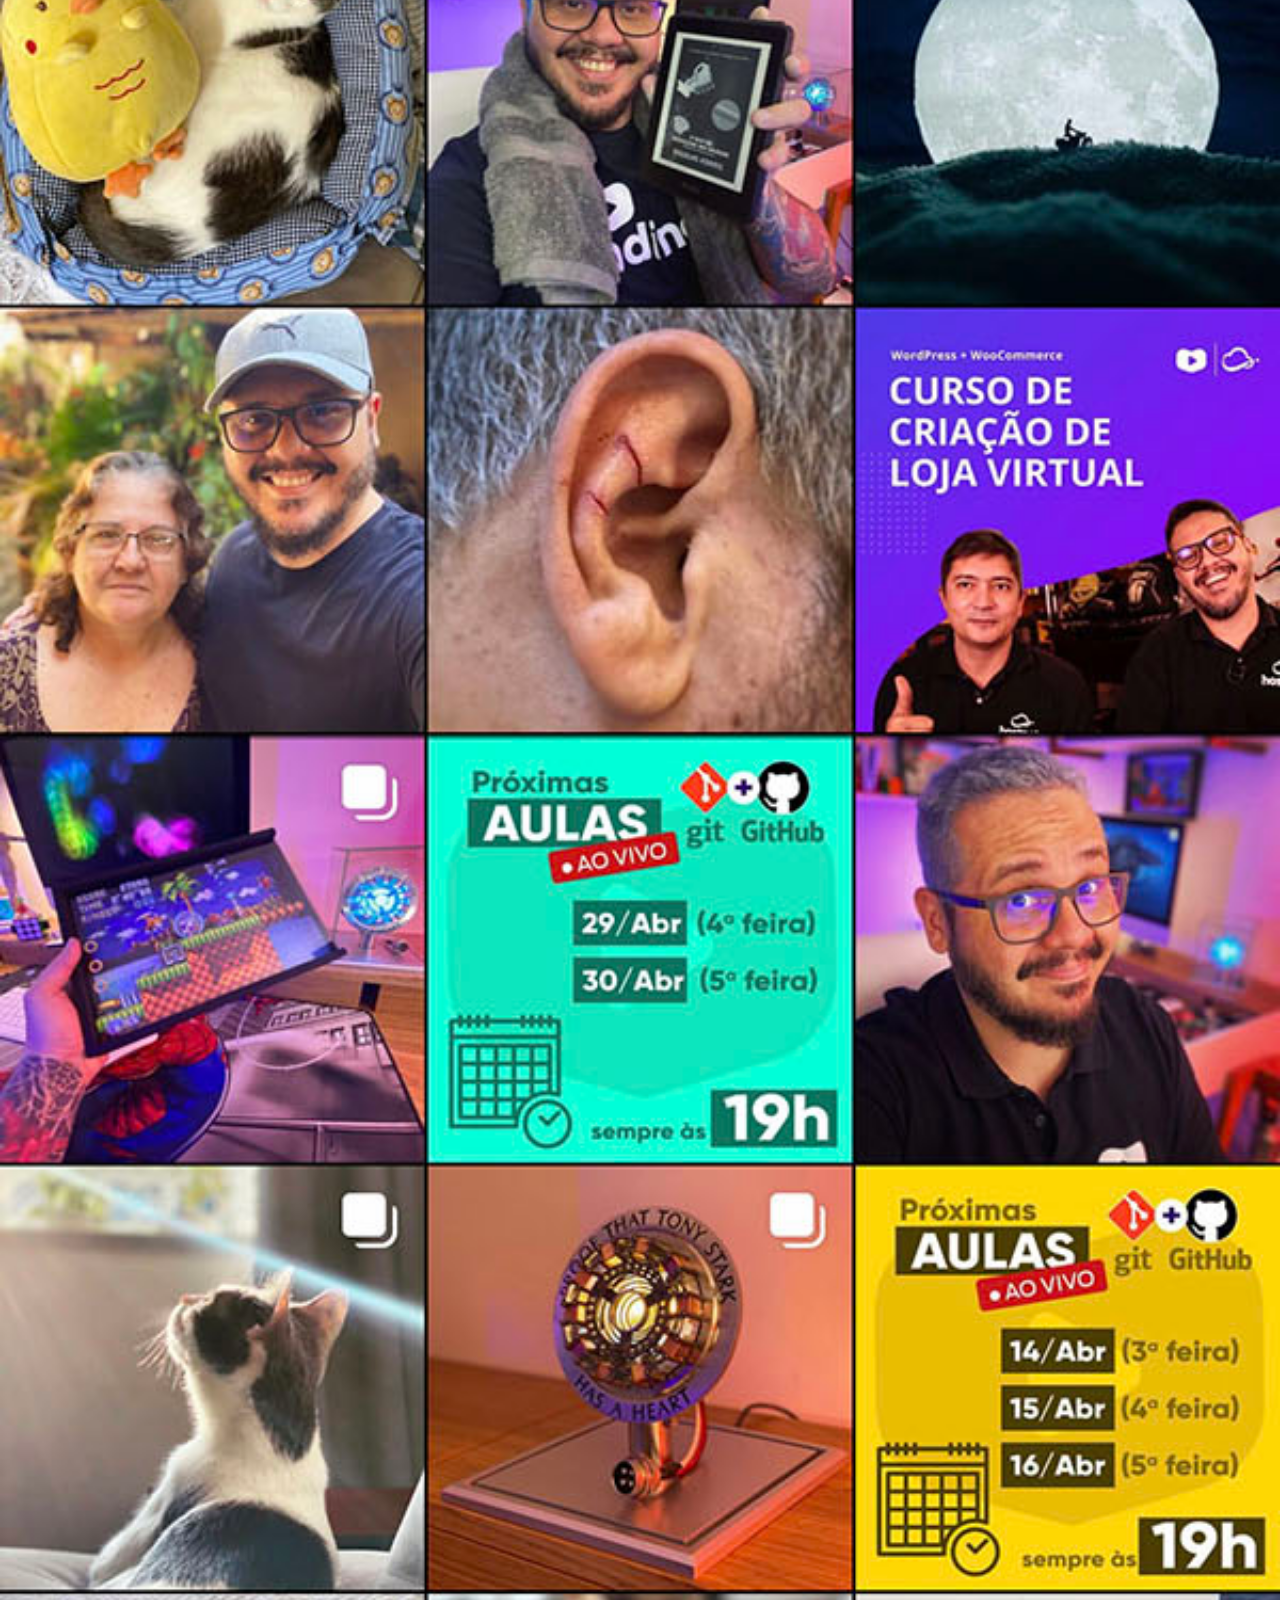
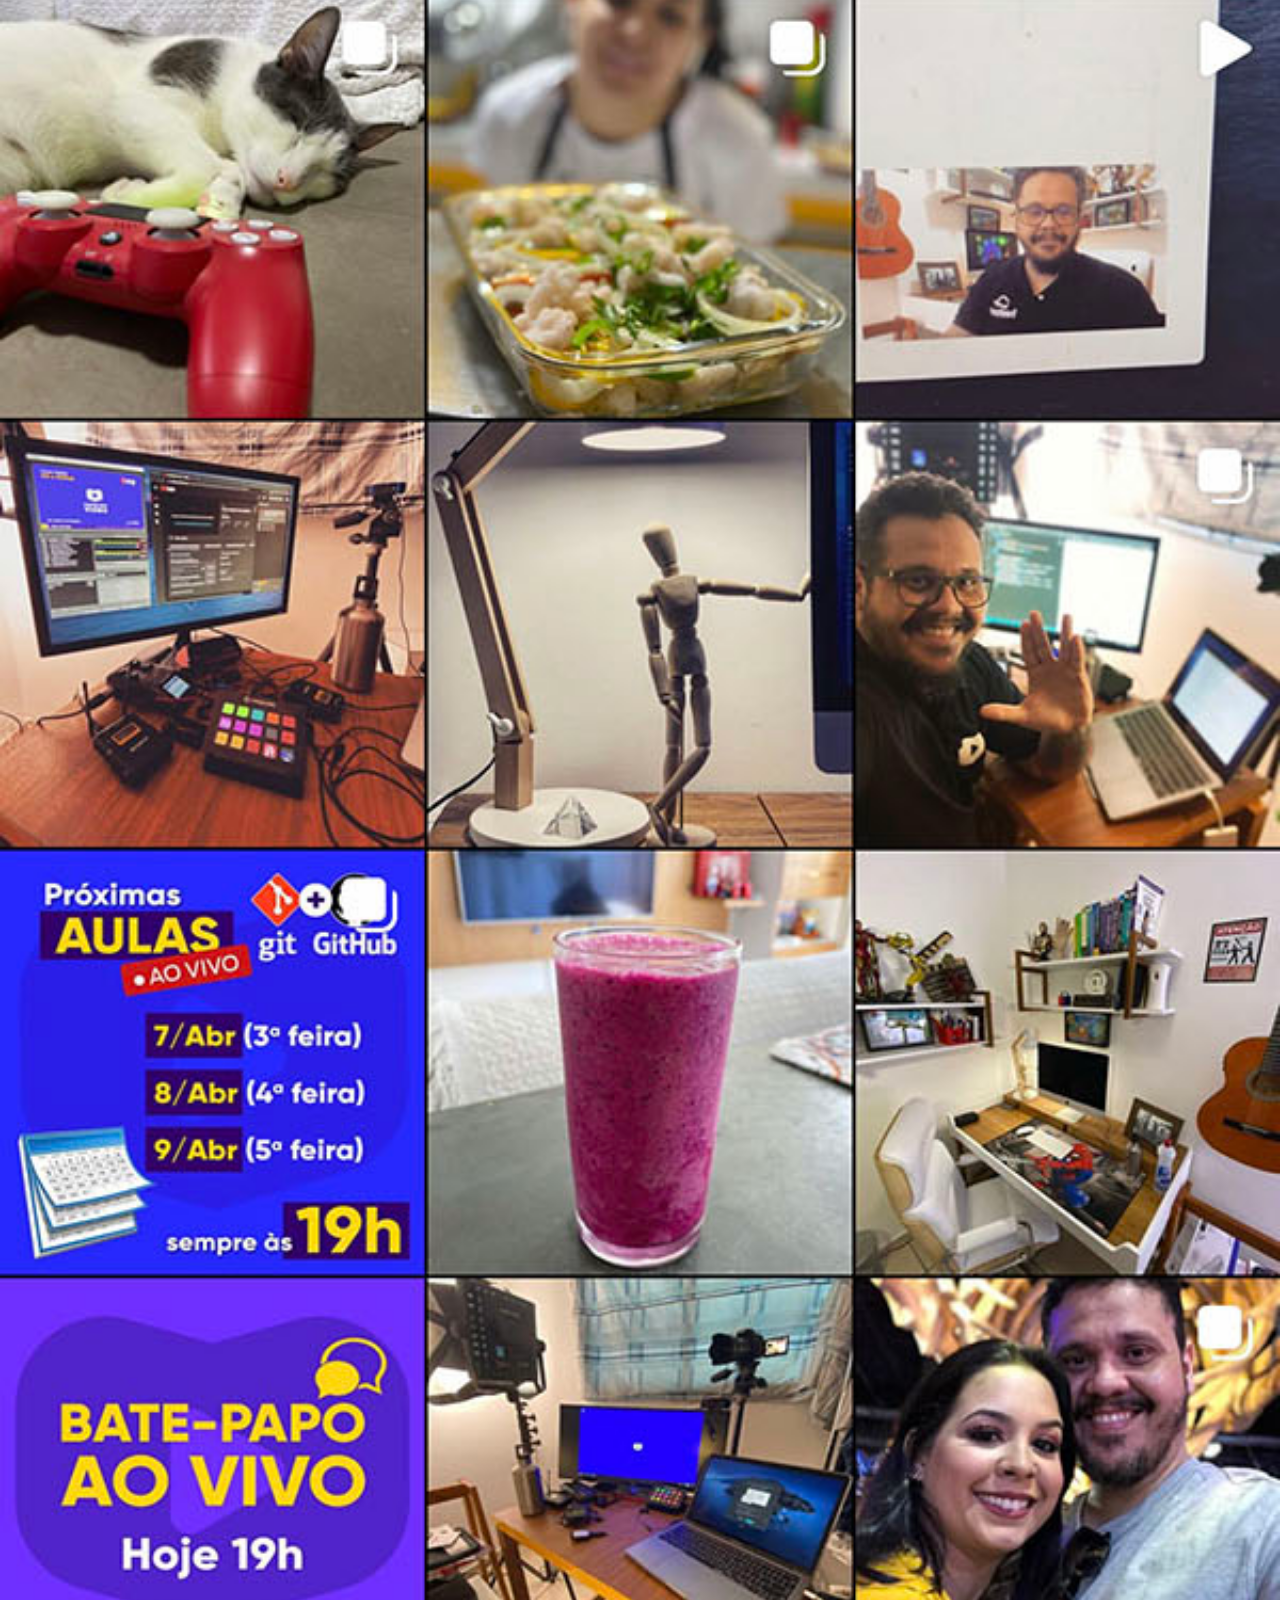
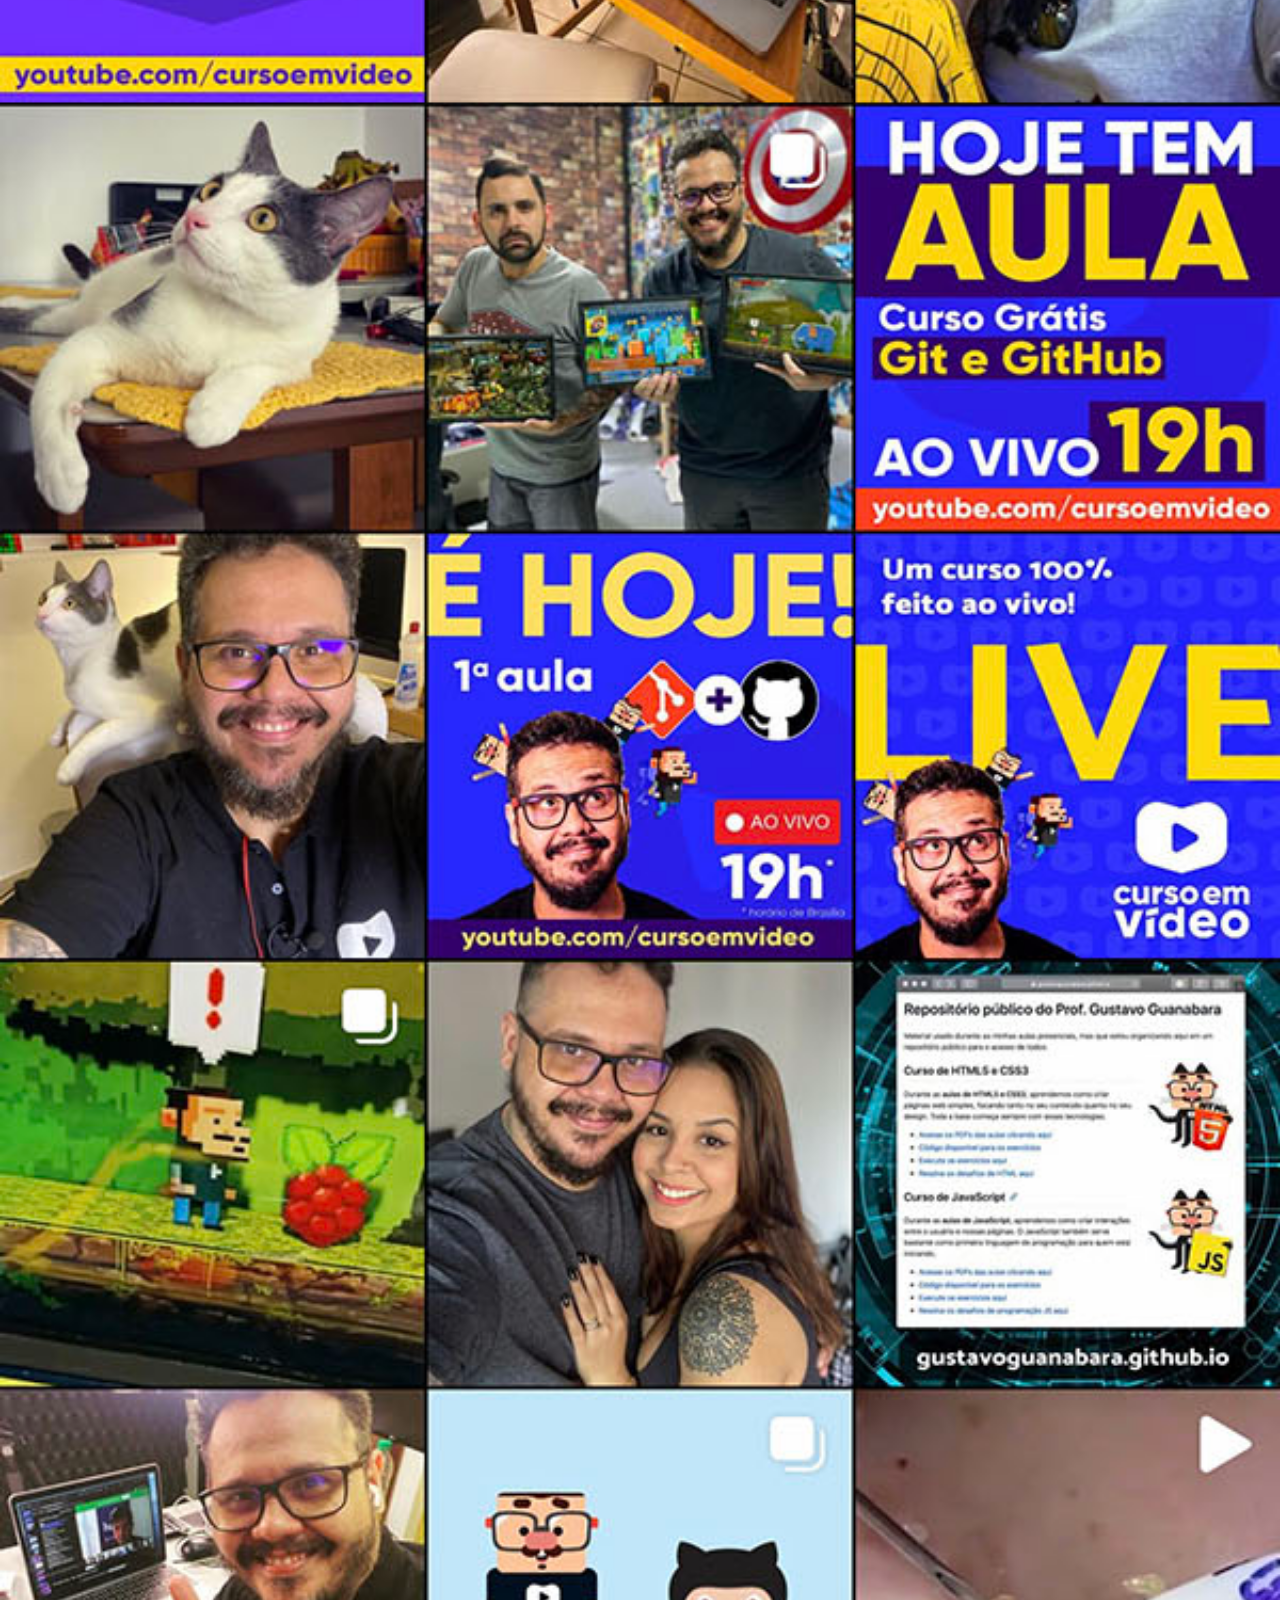
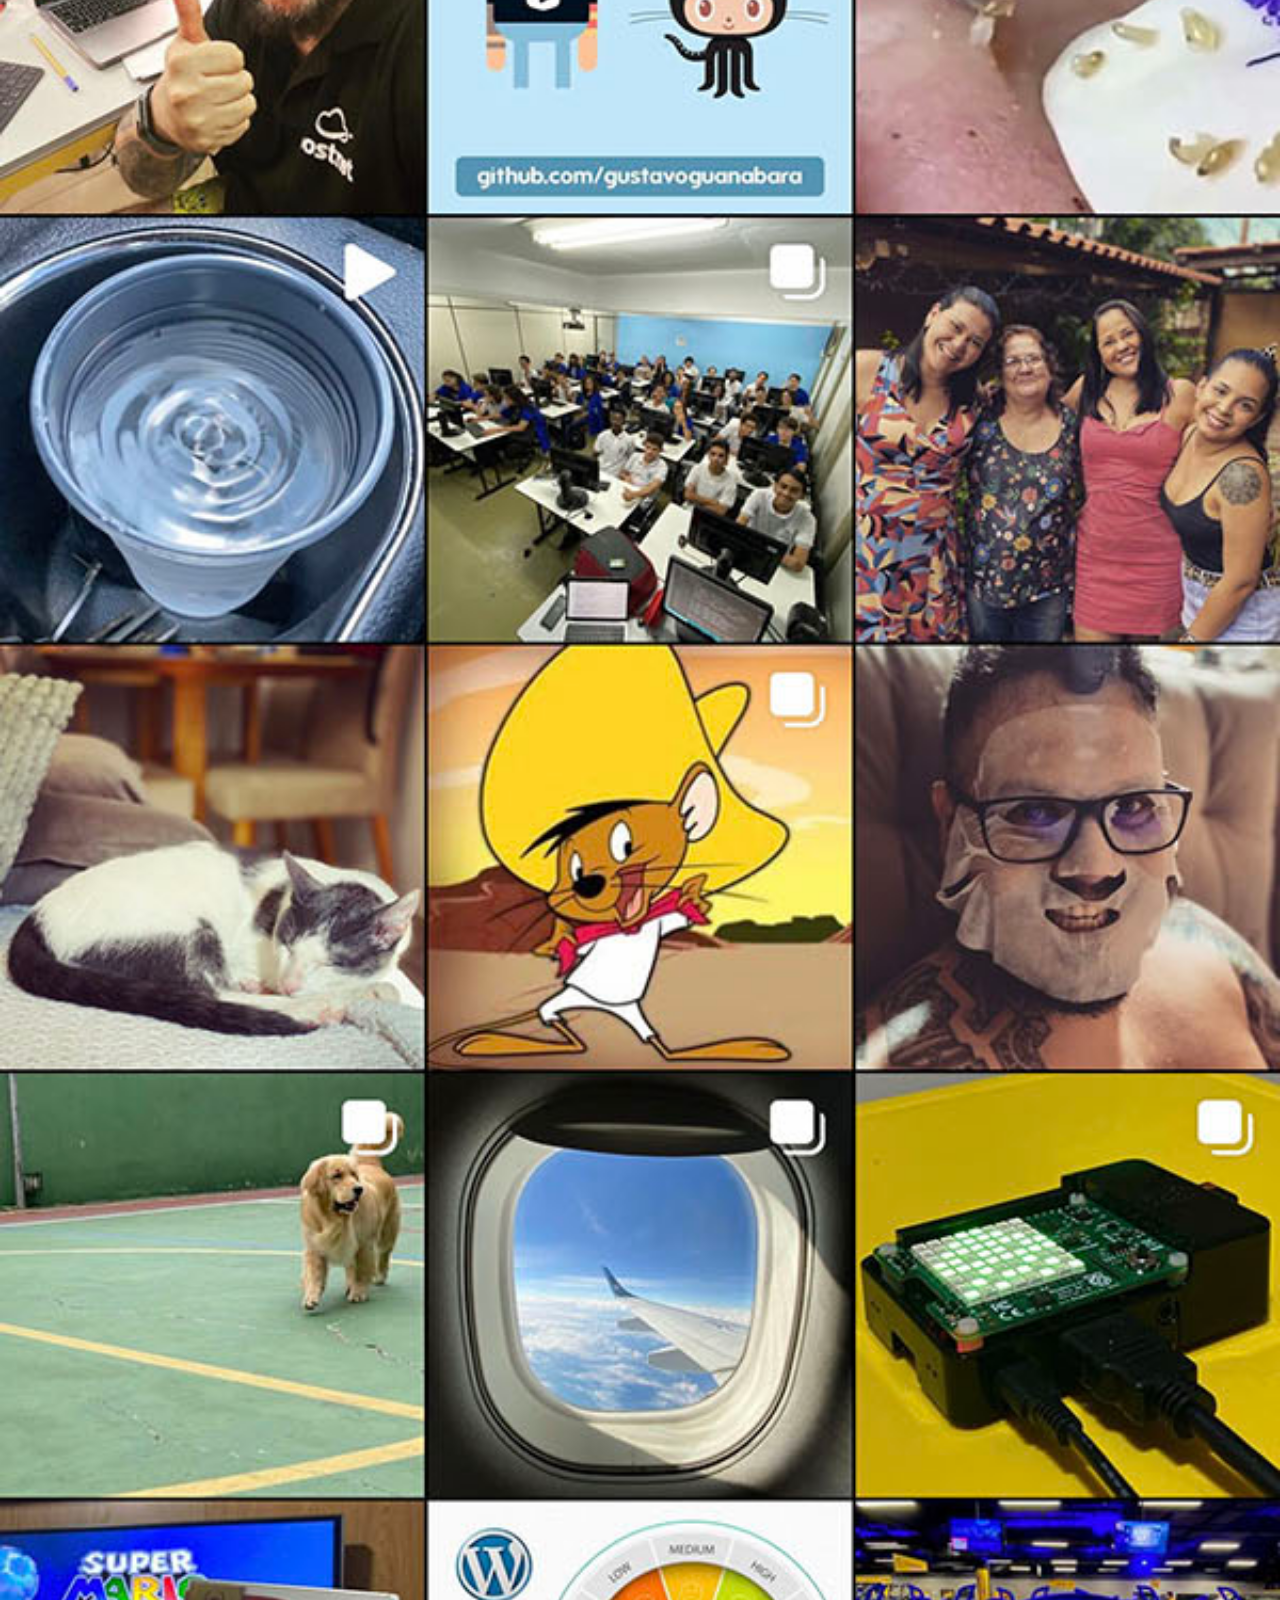
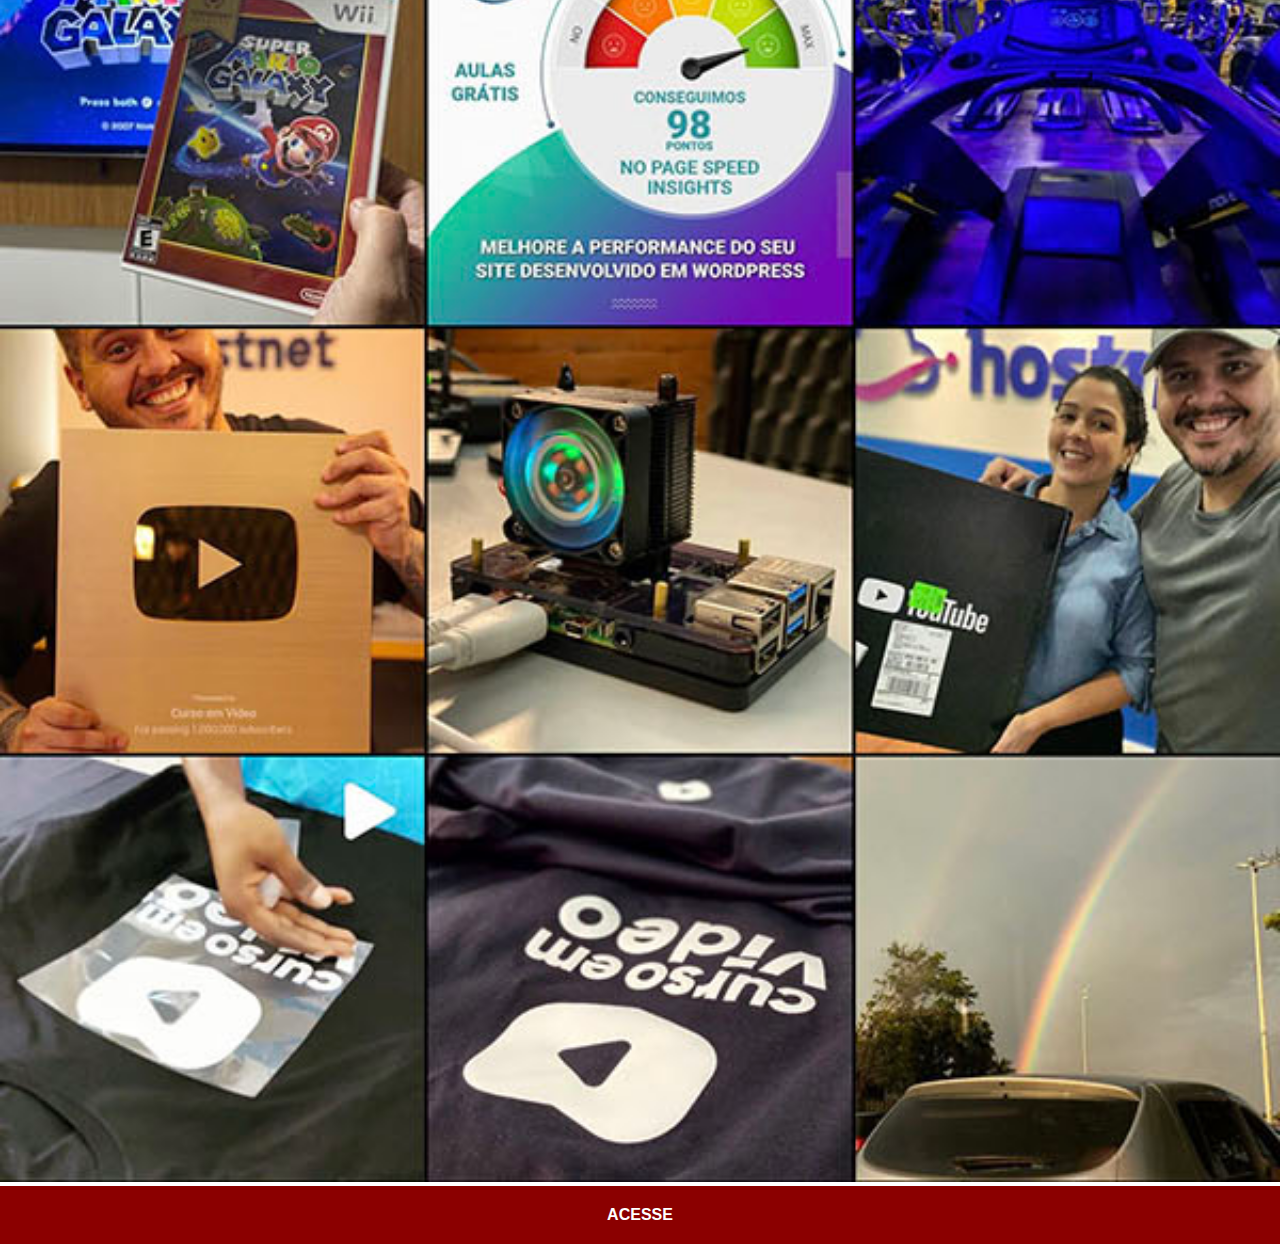
<file: instagram.html>
<!DOCTYPE html>
<html lang="pt-br">
<head>
    <meta charset="UTF-8">
    <meta http-equiv="X-UA-Compatible" content="IE=edge">
    <meta name="viewport" content="width=device-width, initial-scale=1.0">
    <title>Instagram</title>
    <style>
        * {
            margin: 0px;
            padding: 0px;
            font-family: Arial, Helvetica, sans-serif;
        }

        ::-webkit-scrollbar{
            width: 0px;
            height: 0px;
        }

        img{  
            width: 100vw;
        }

        a{
            display: block;
            background-color: darkred;
            color: white;
            padding: 20px;
            text-align: center;
            font-weight: bolder;
            text-decoration: none;
        }

        a:hover{
            background-color: red;
        }
    </style>
</head>
<body>
    <img src="imagens/tela-instagram.jpg" alt="Instagram">
    <a href="https://www.instagram.com/isr4eljr" target="_blank">ACESSE</a>
</body>
</html>
</file>
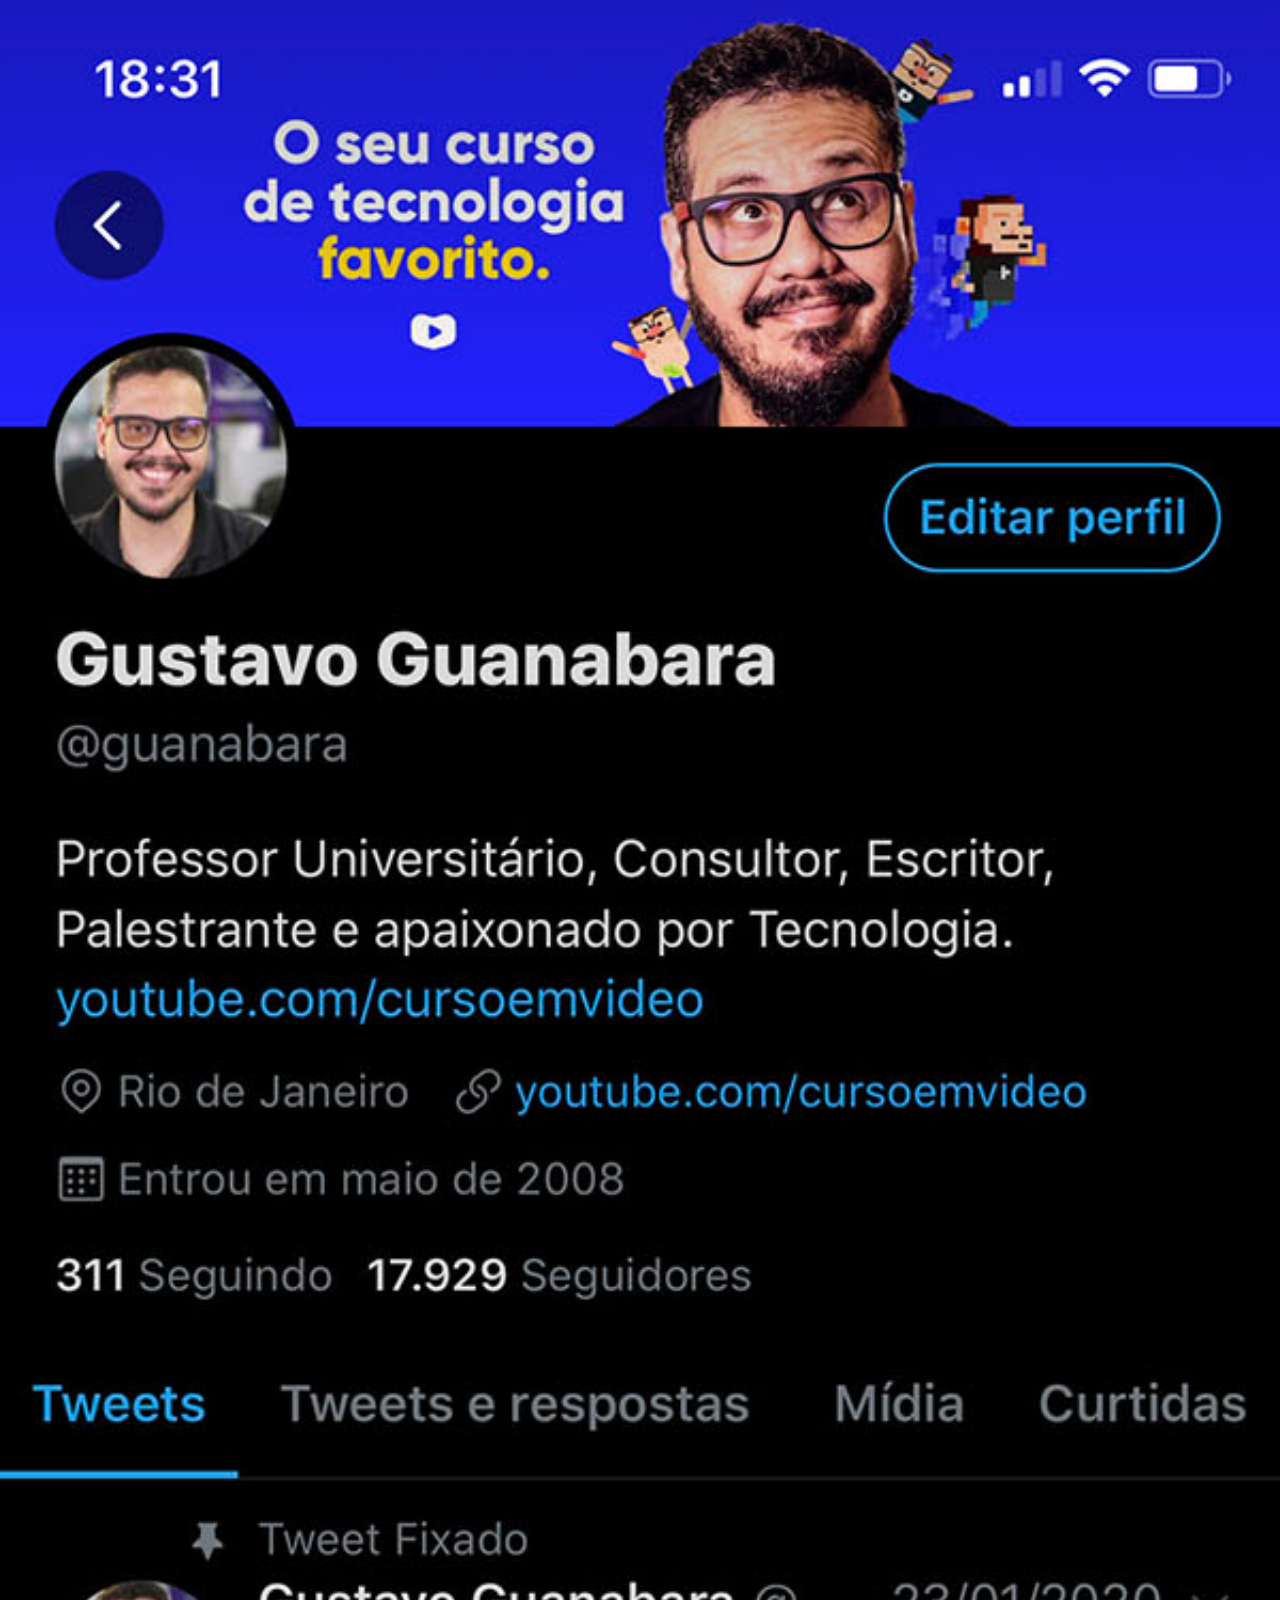
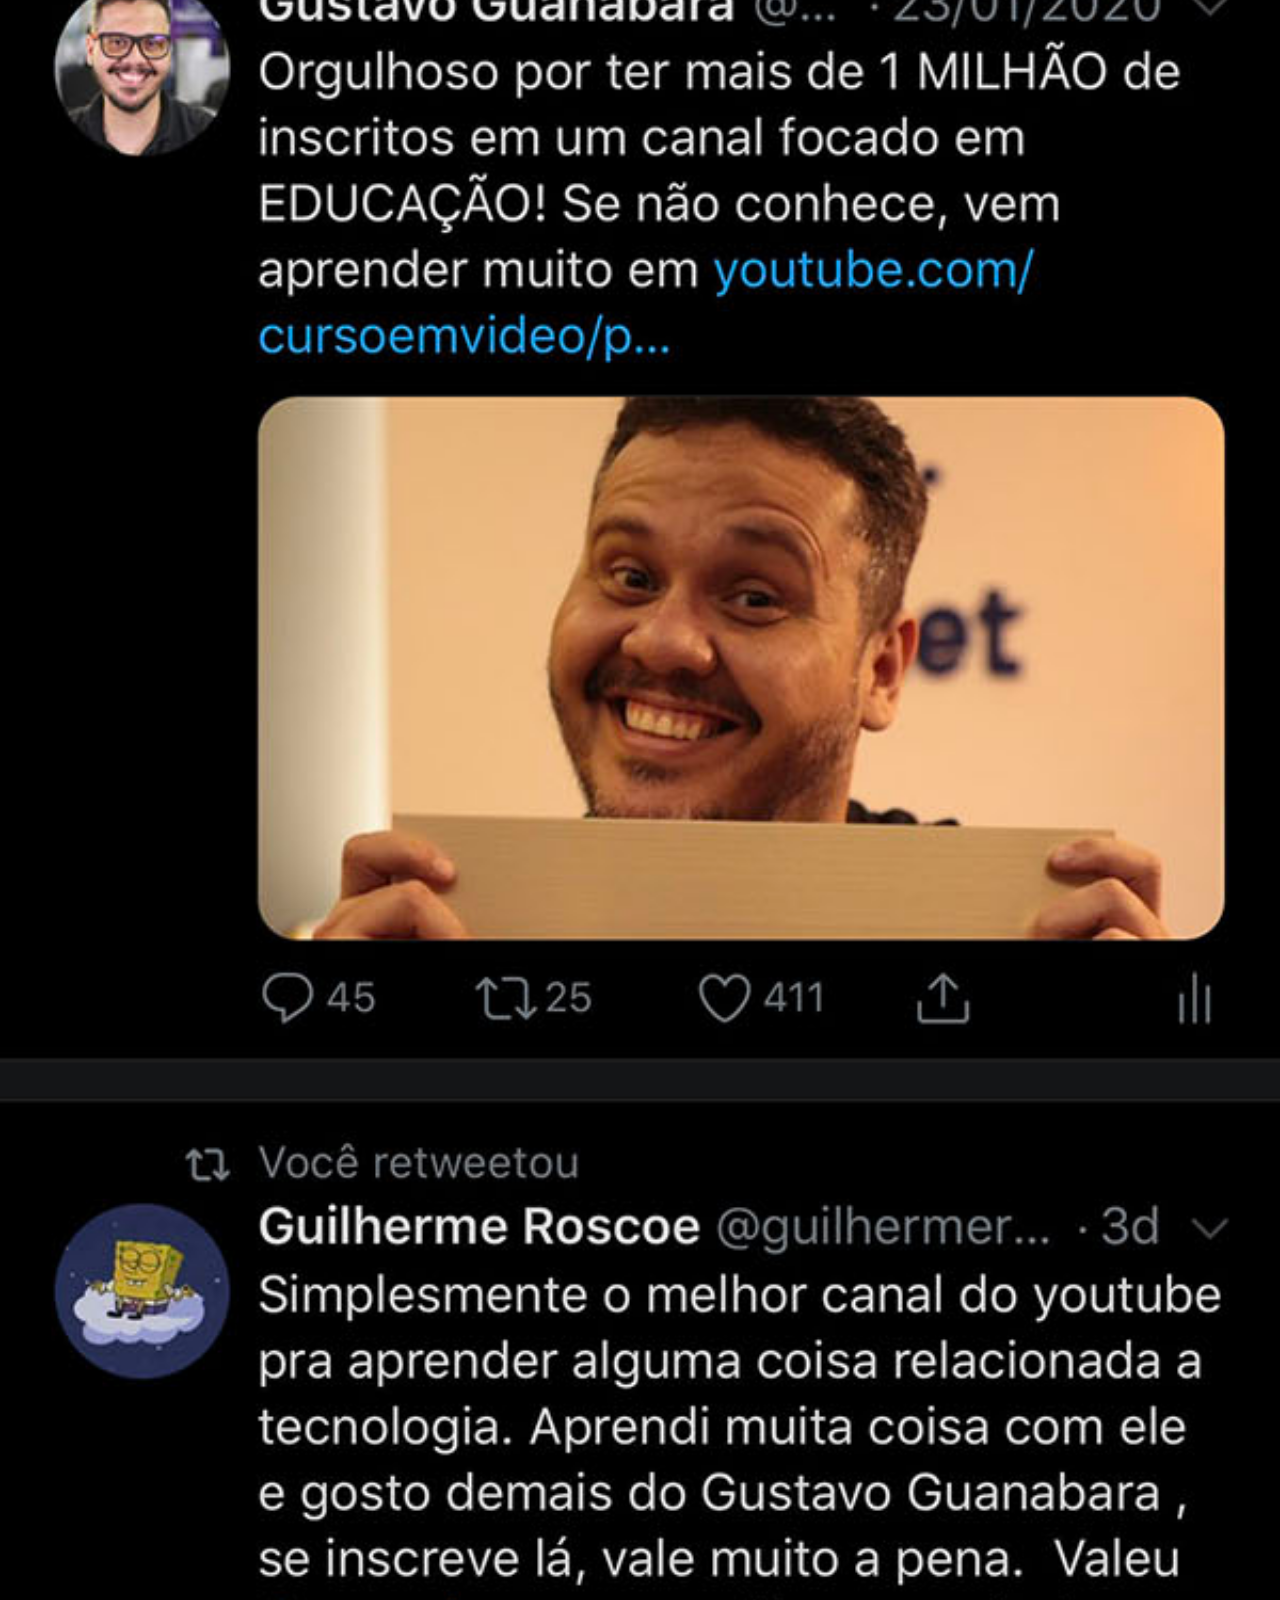
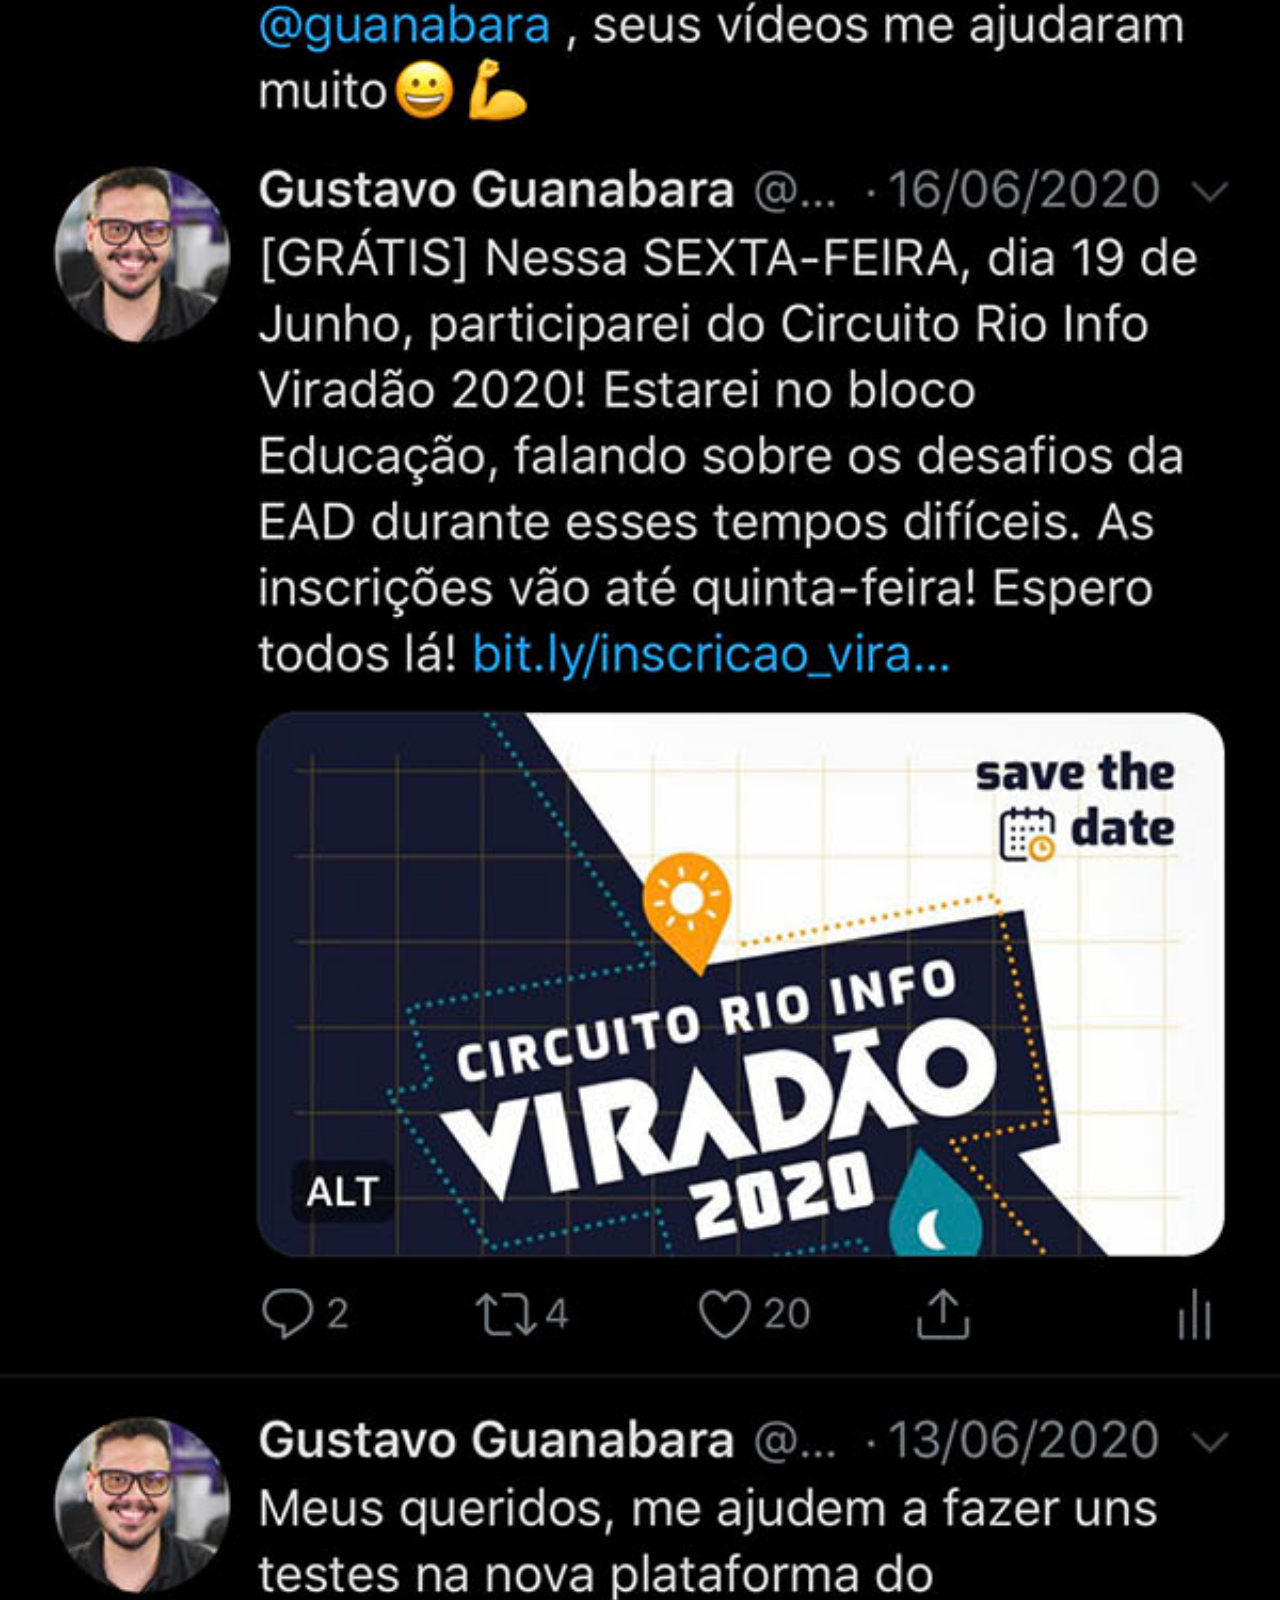
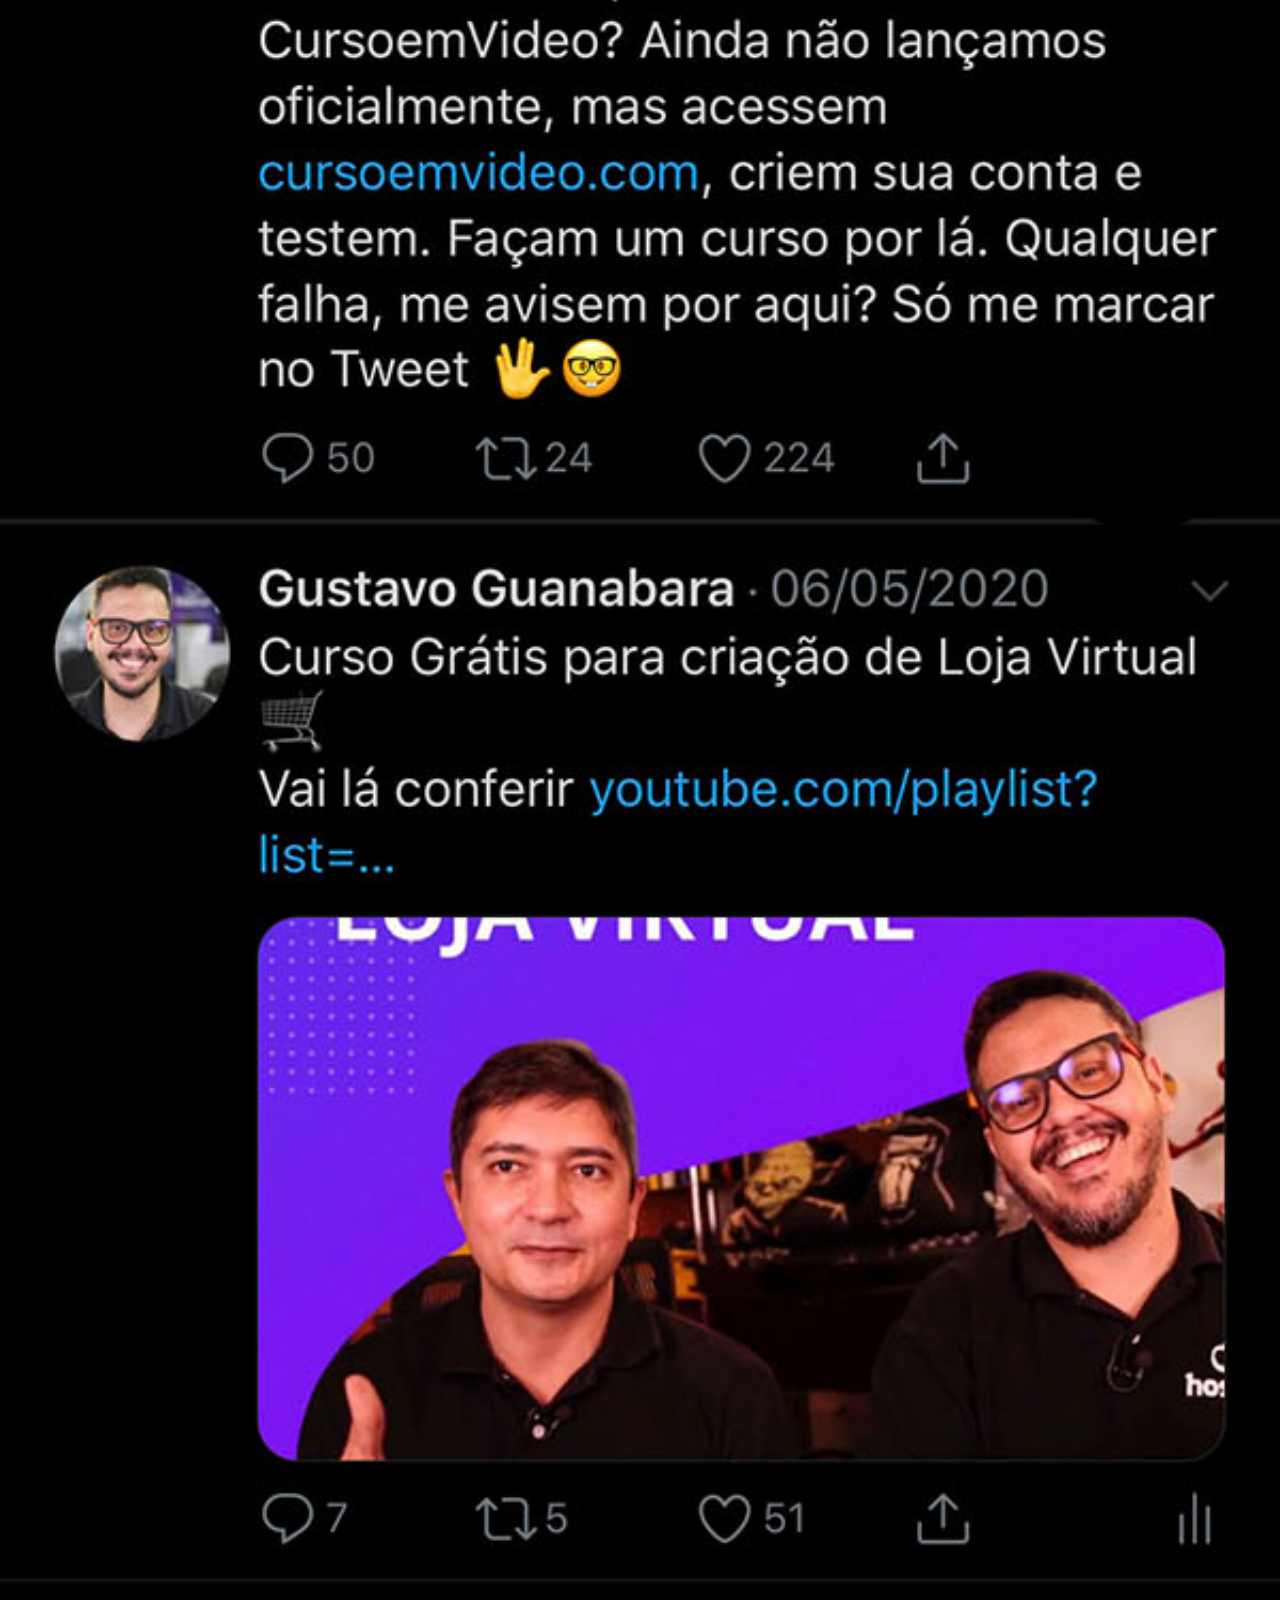
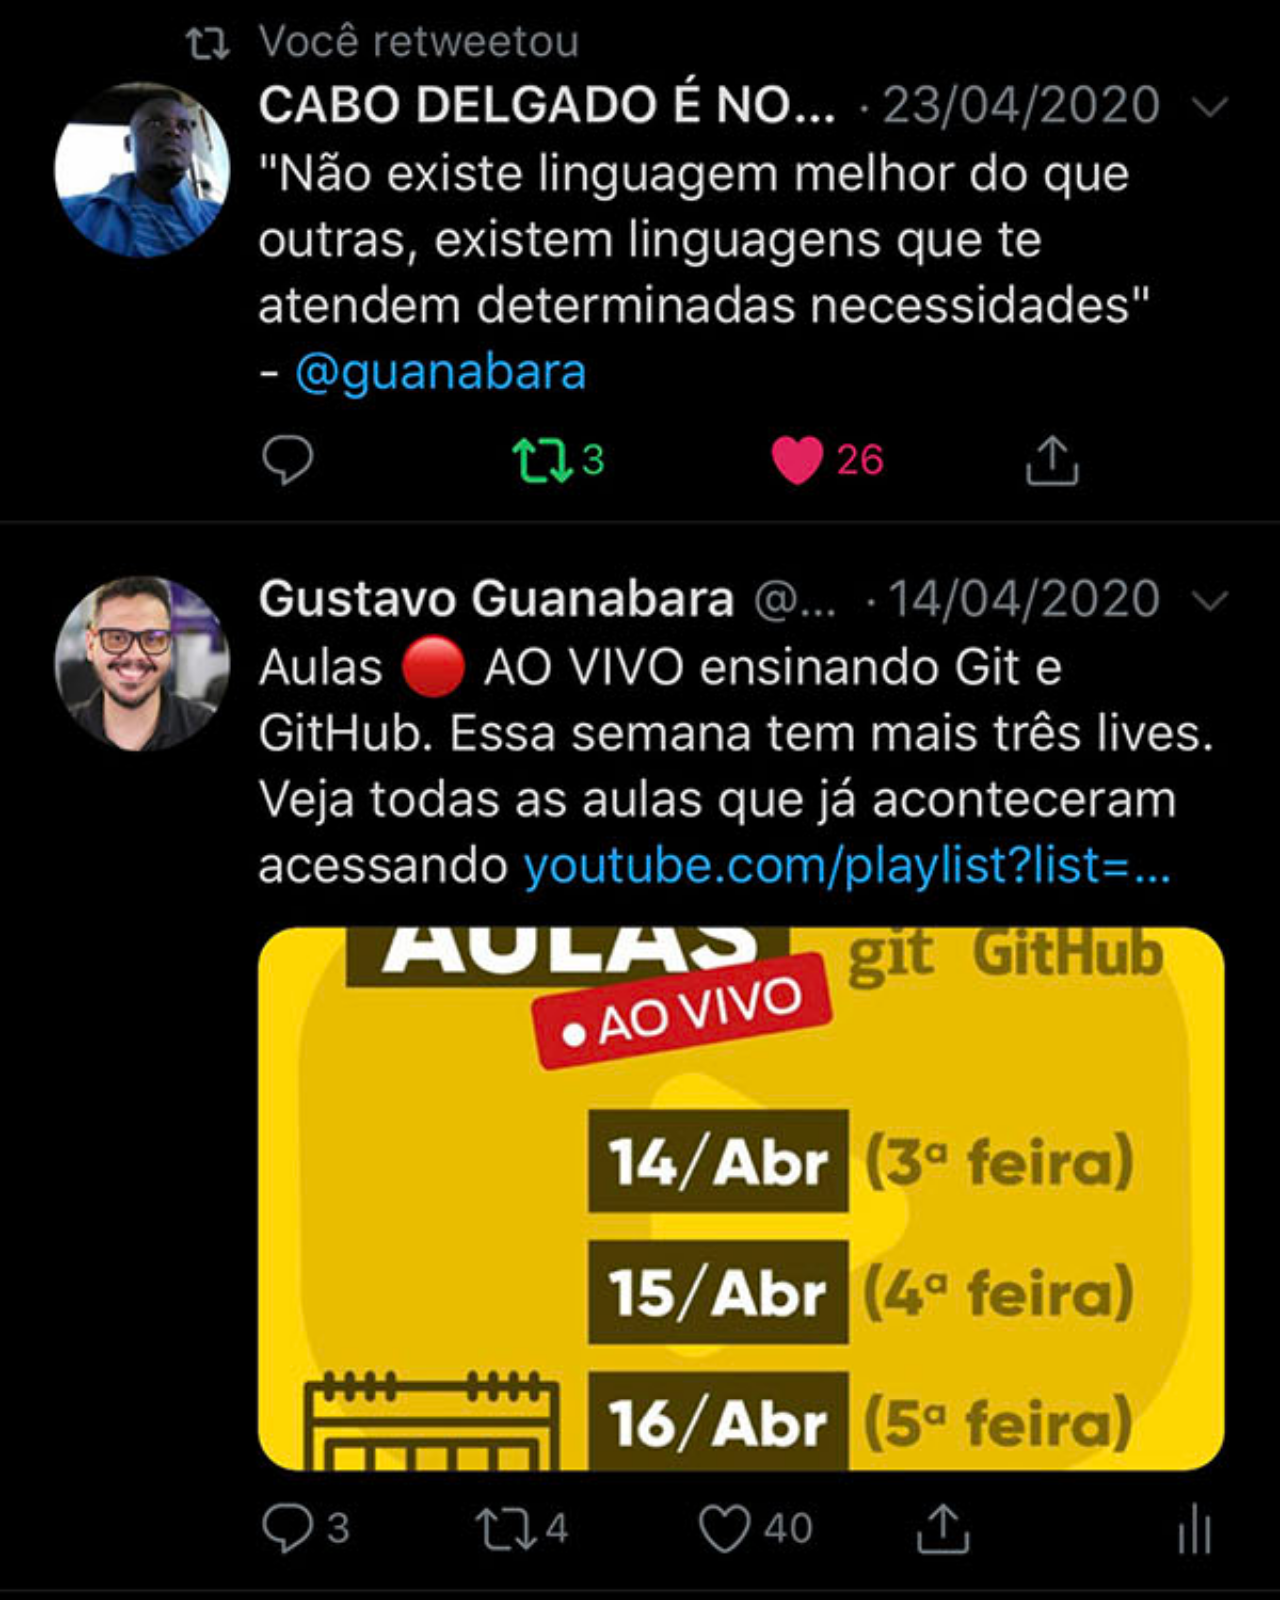
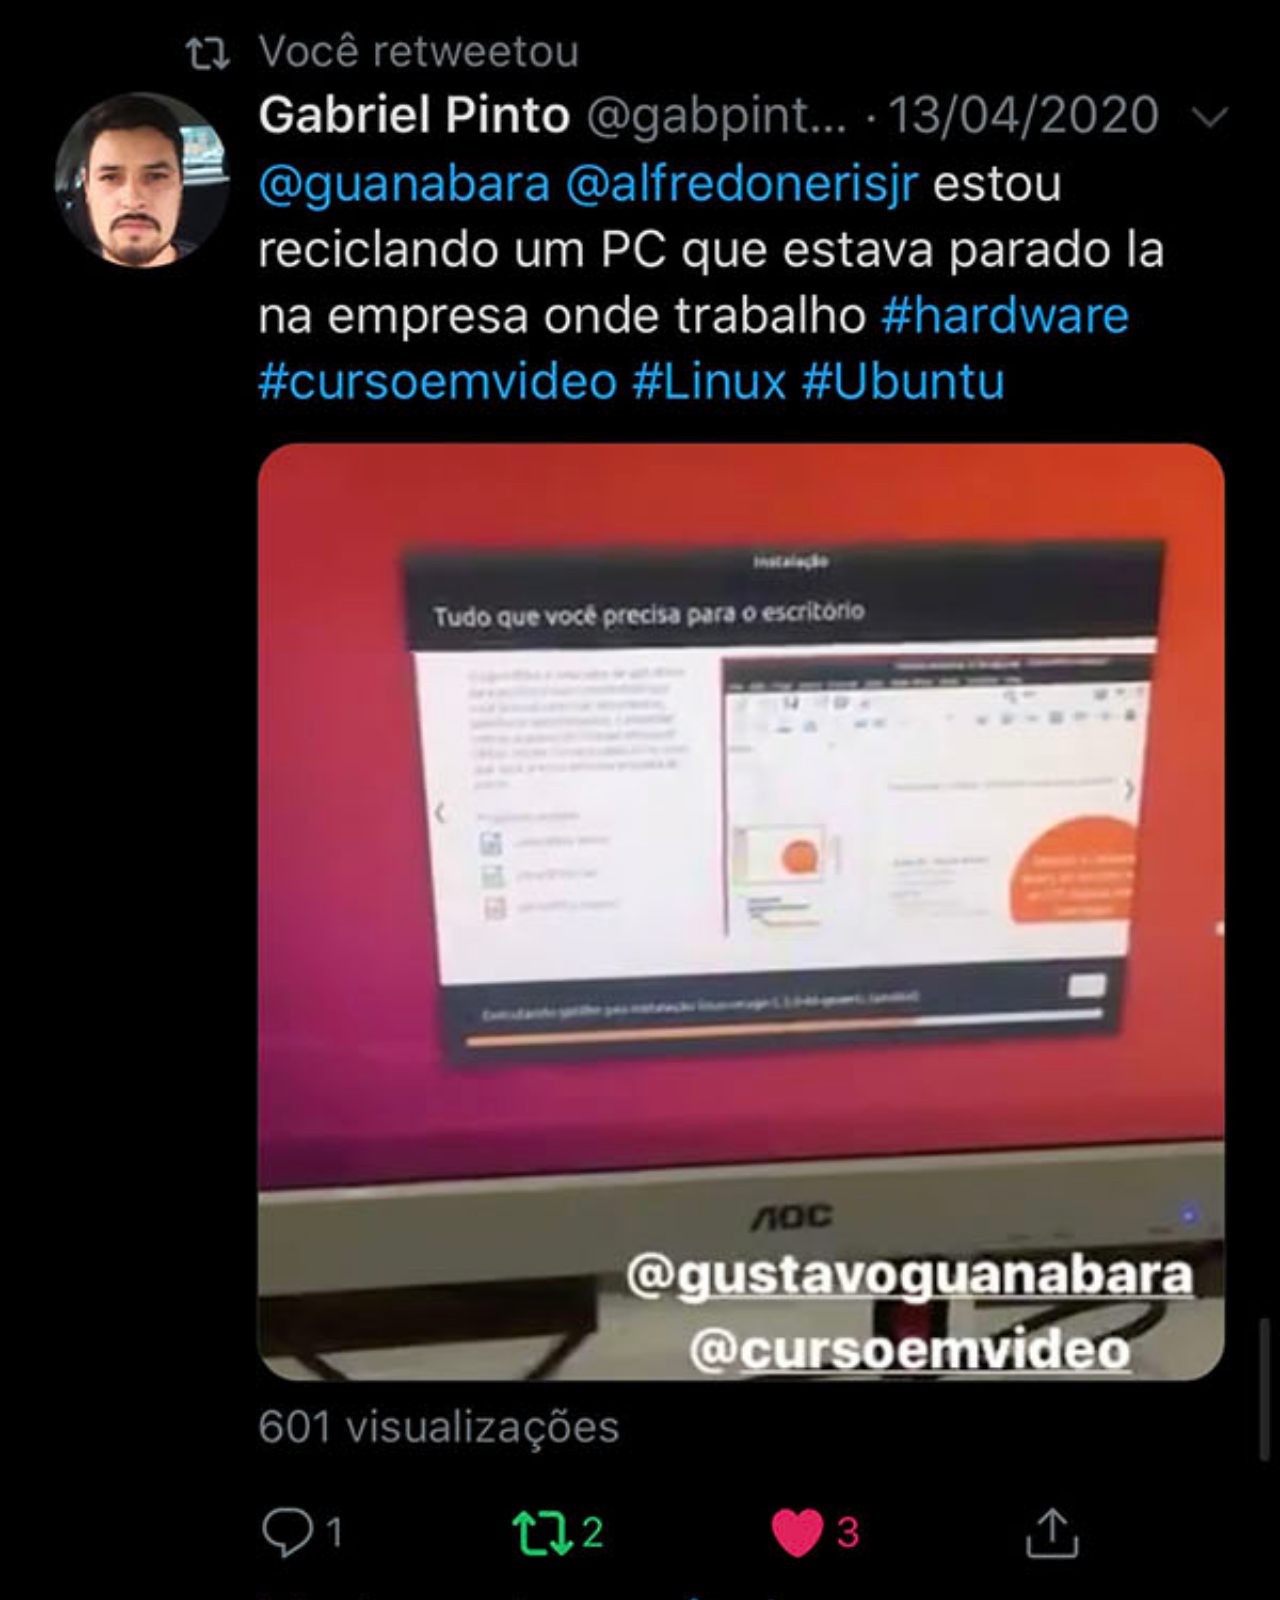
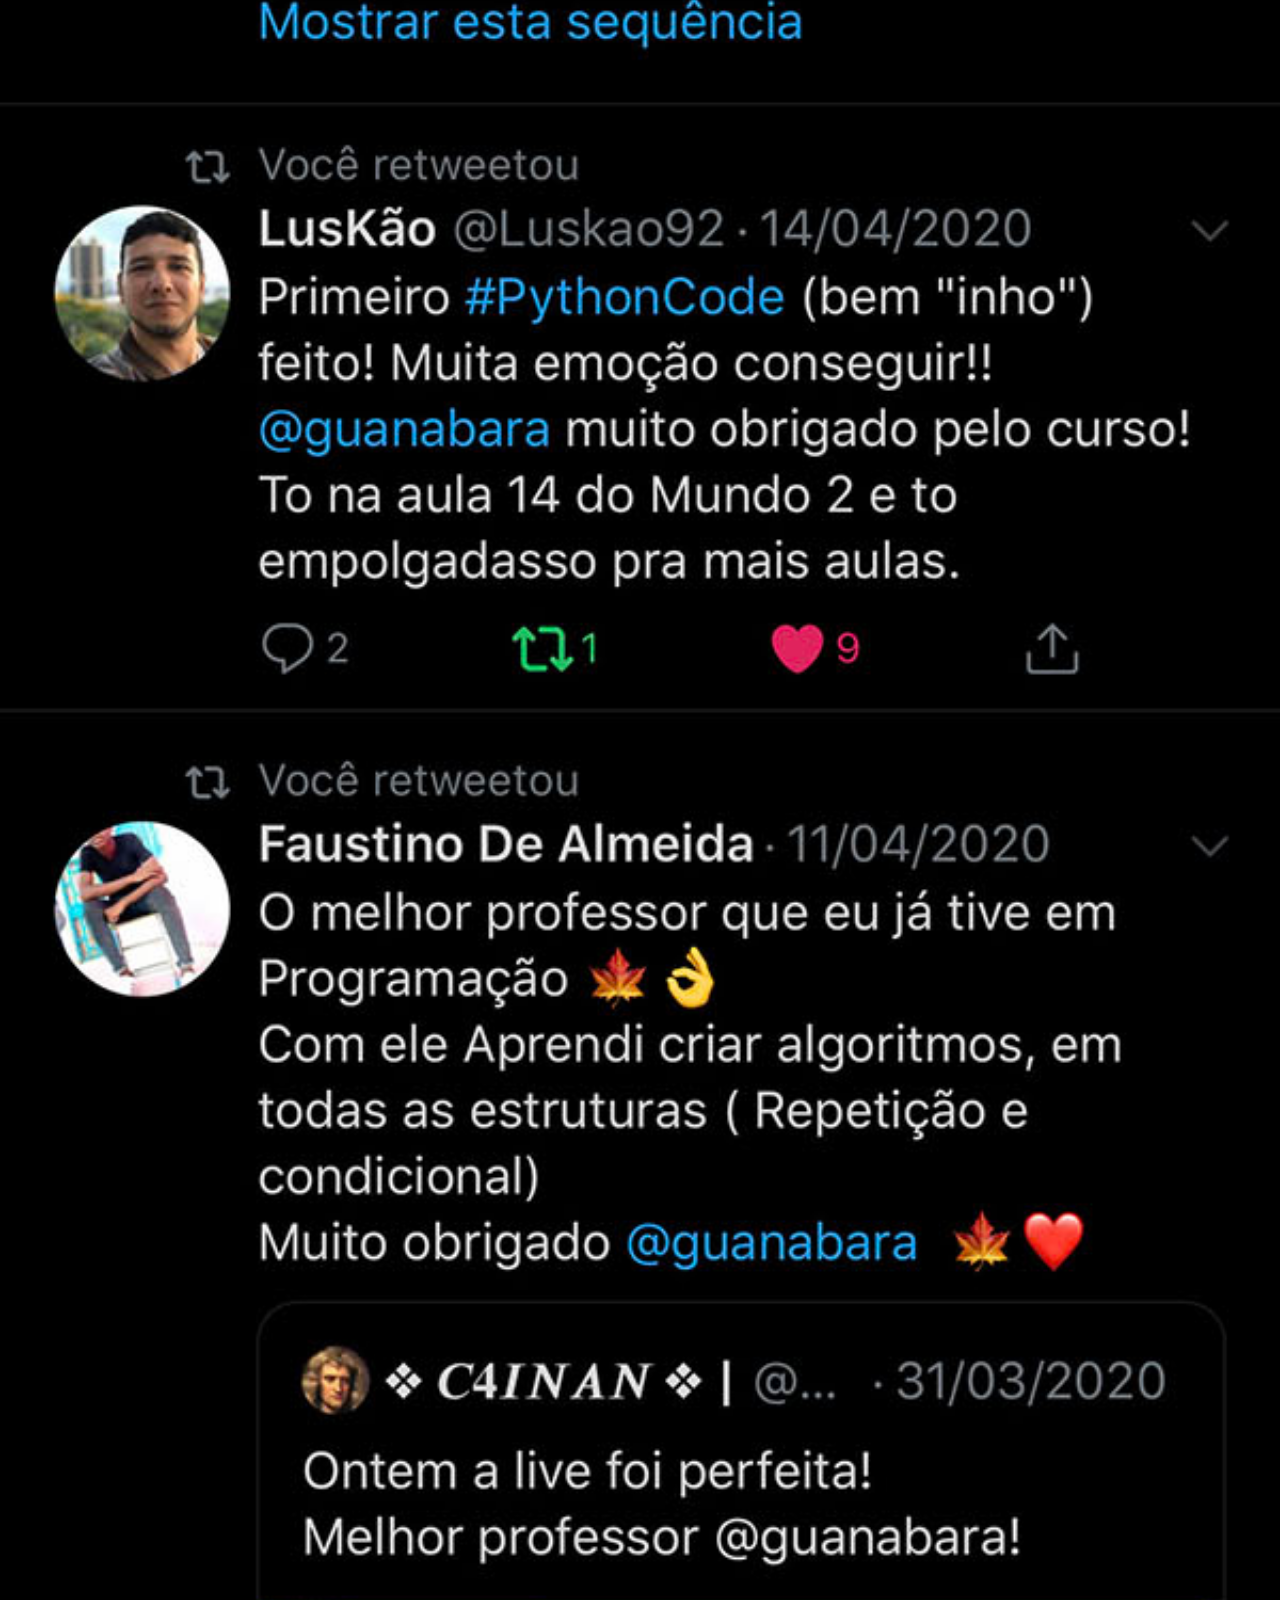
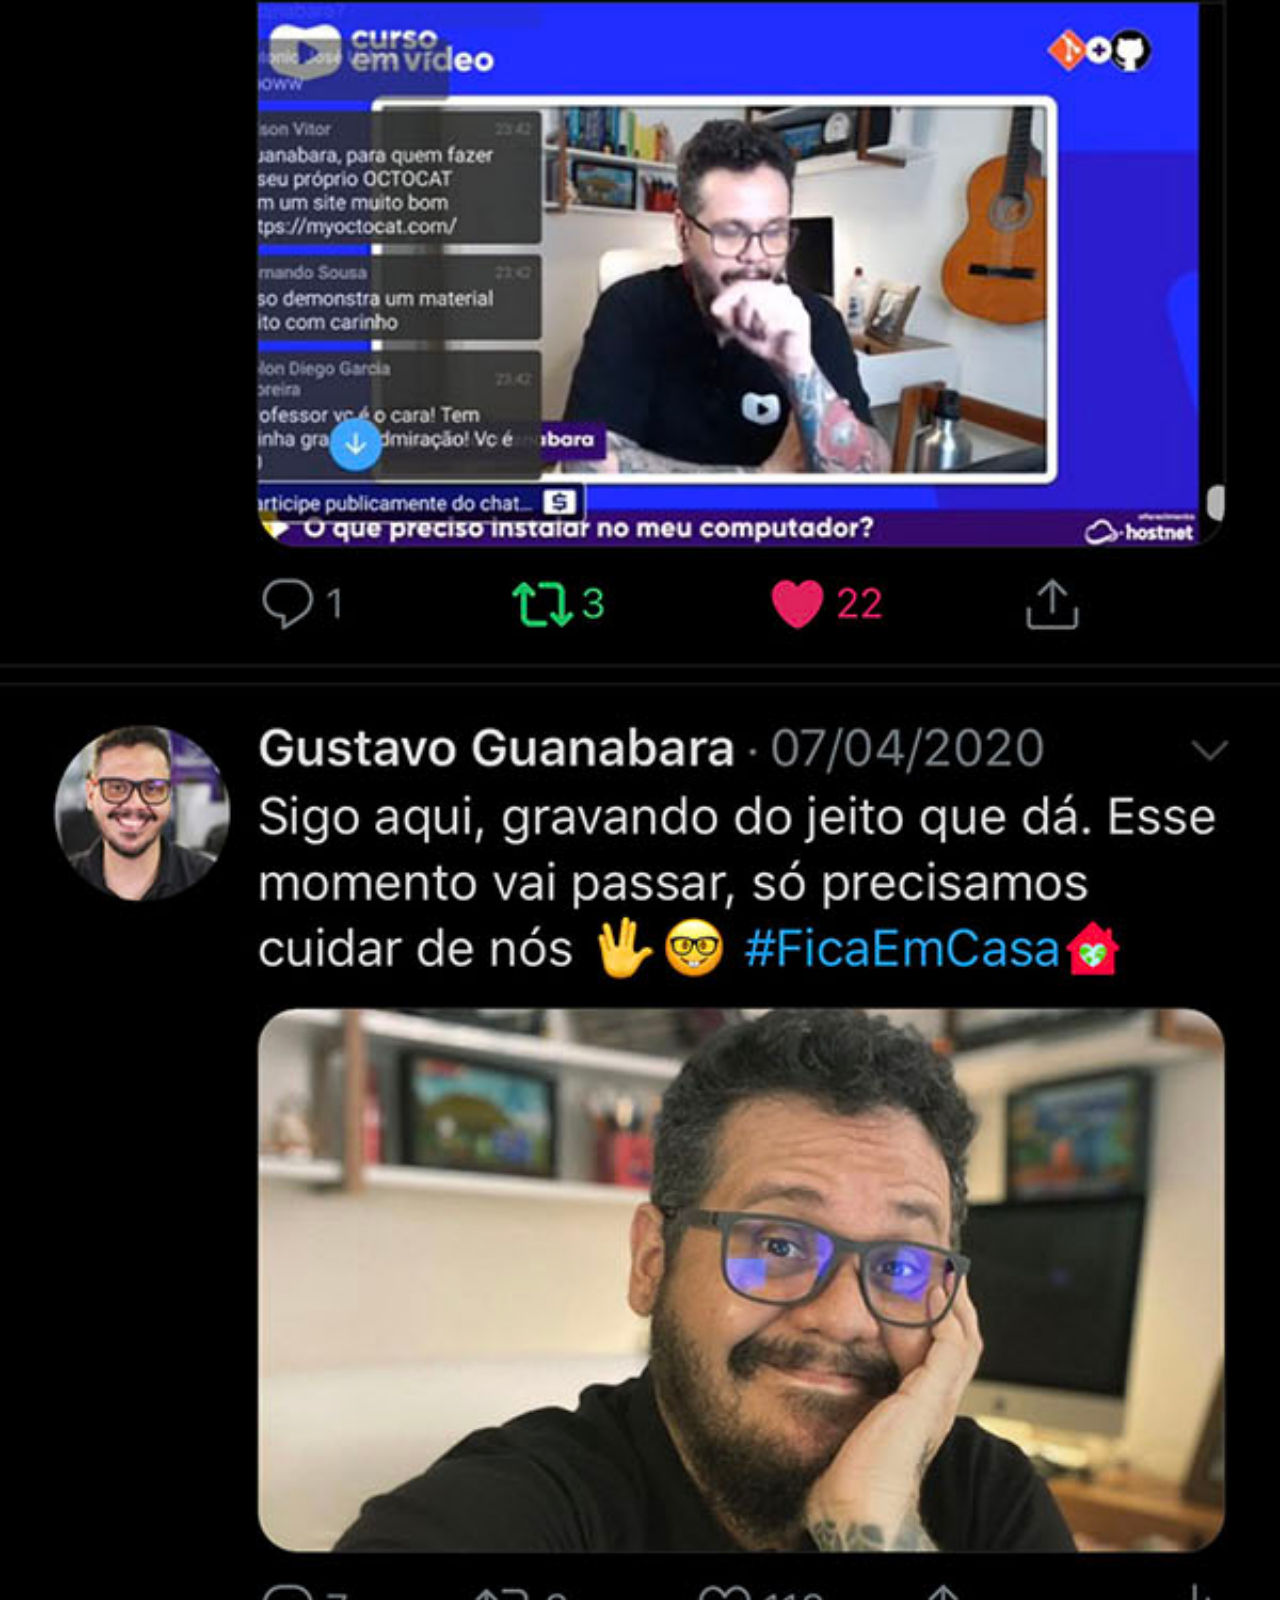
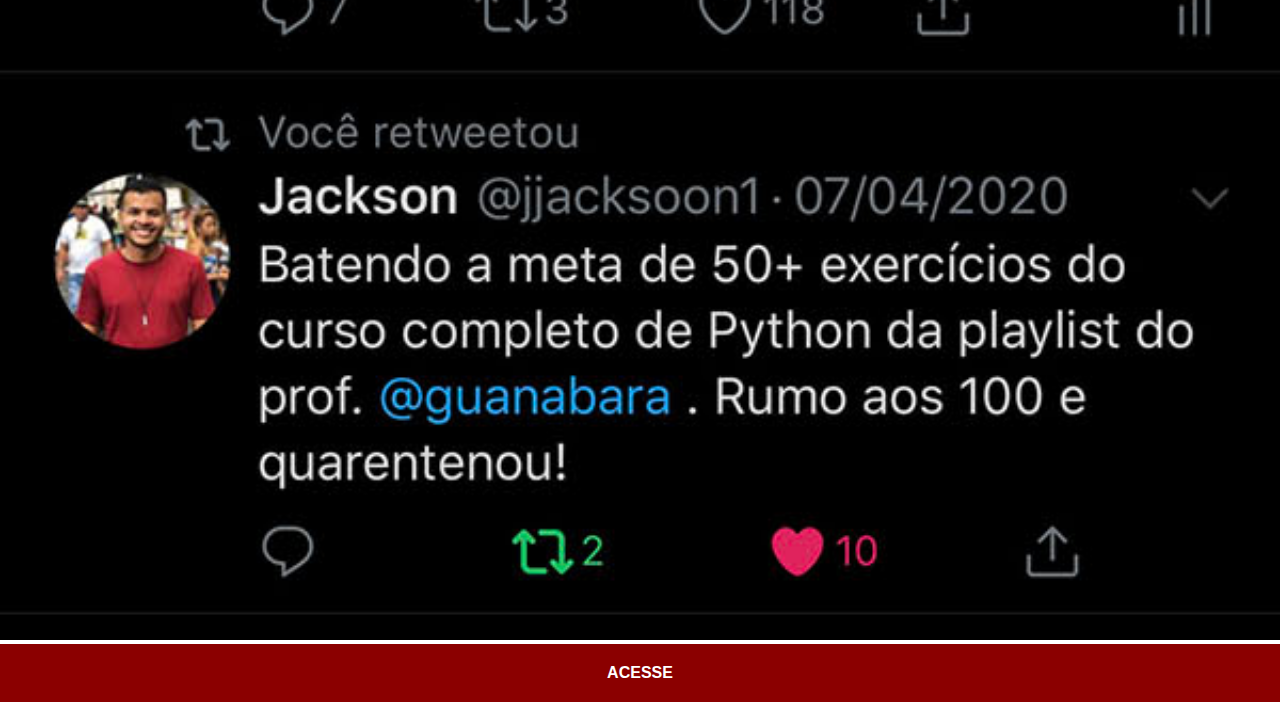
<file: twitter.html>
<!DOCTYPE html>
<html lang="pt-br">
<head>
    <meta charset="UTF-8">
    <meta http-equiv="X-UA-Compatible" content="IE=edge">
    <meta name="viewport" content="width=device-width, initial-scale=1.0">
    <title>Twitter</title>
    <style>
        * {
            margin: 0px;
            padding: 0px;
            font-family: Arial, Helvetica, sans-serif;
        }

        ::-webkit-scrollbar{
            width: 0px;
            height: 0px;
        }

        img{  
            width: 100vw;
        }

        a{
            display: block;
            background-color: darkred;
            color: white;
            padding: 20px;
            text-align: center;
            font-weight: bolder;
            text-decoration: none;
        }

        a:hover{
            background-color: red;
        }
    </style>
</head>
<body>
    <img src="imagens/tela-twitter.jpg" alt="Twitter">
    <a href="https://www.twitter.com" target="_blank">ACESSE</a>
</body>
</html>
</file>
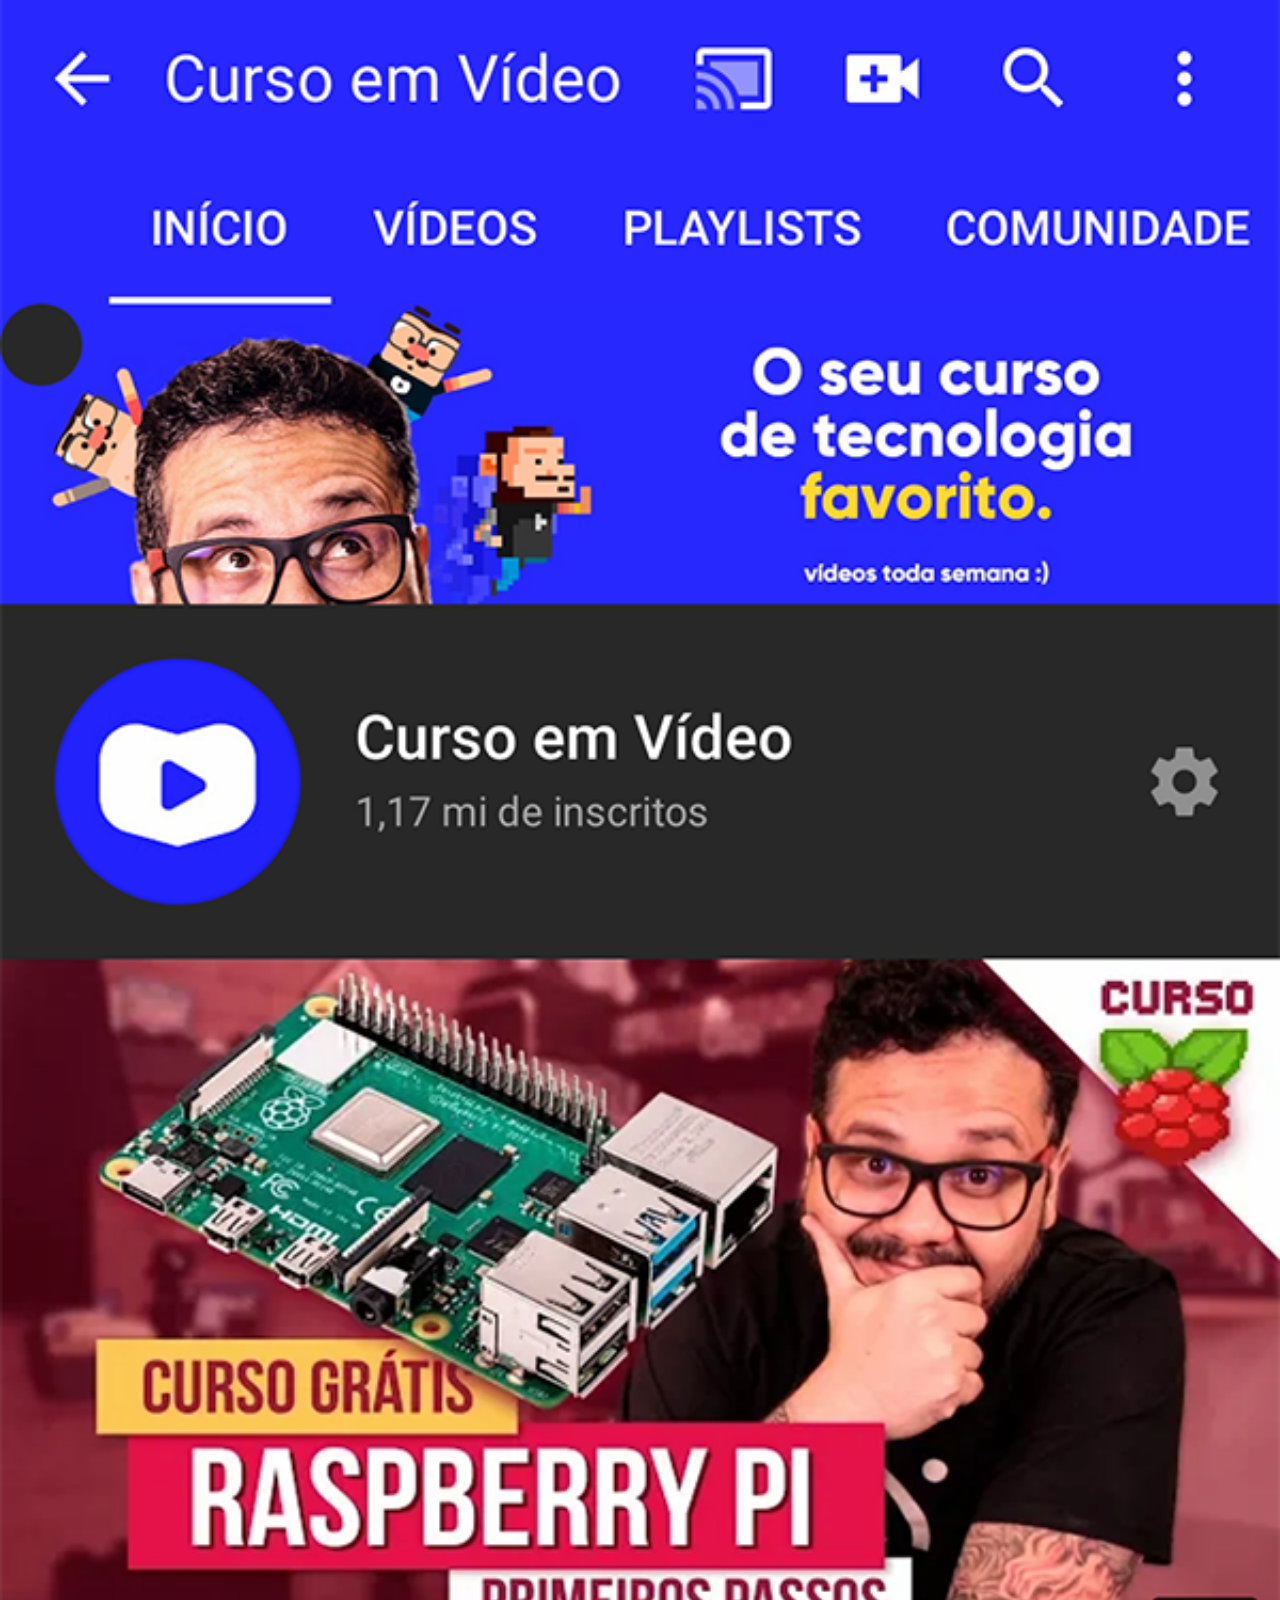
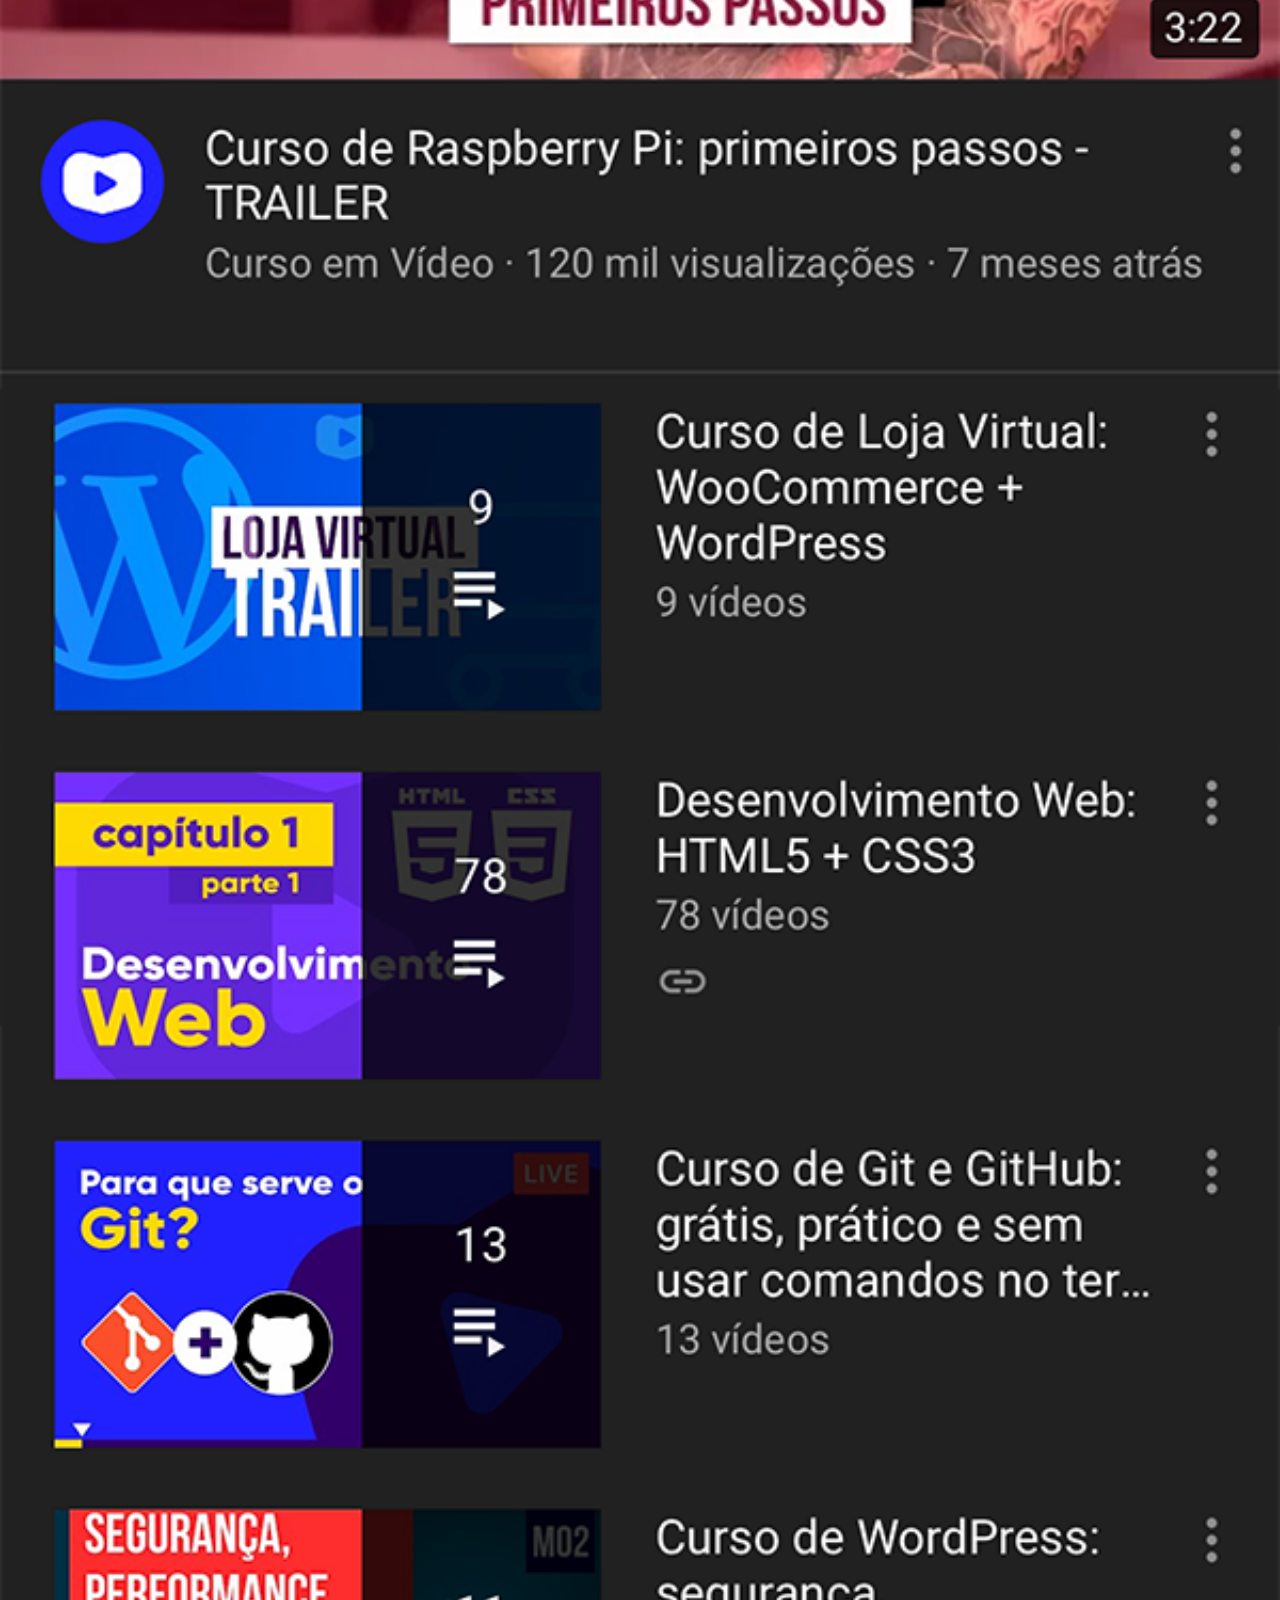
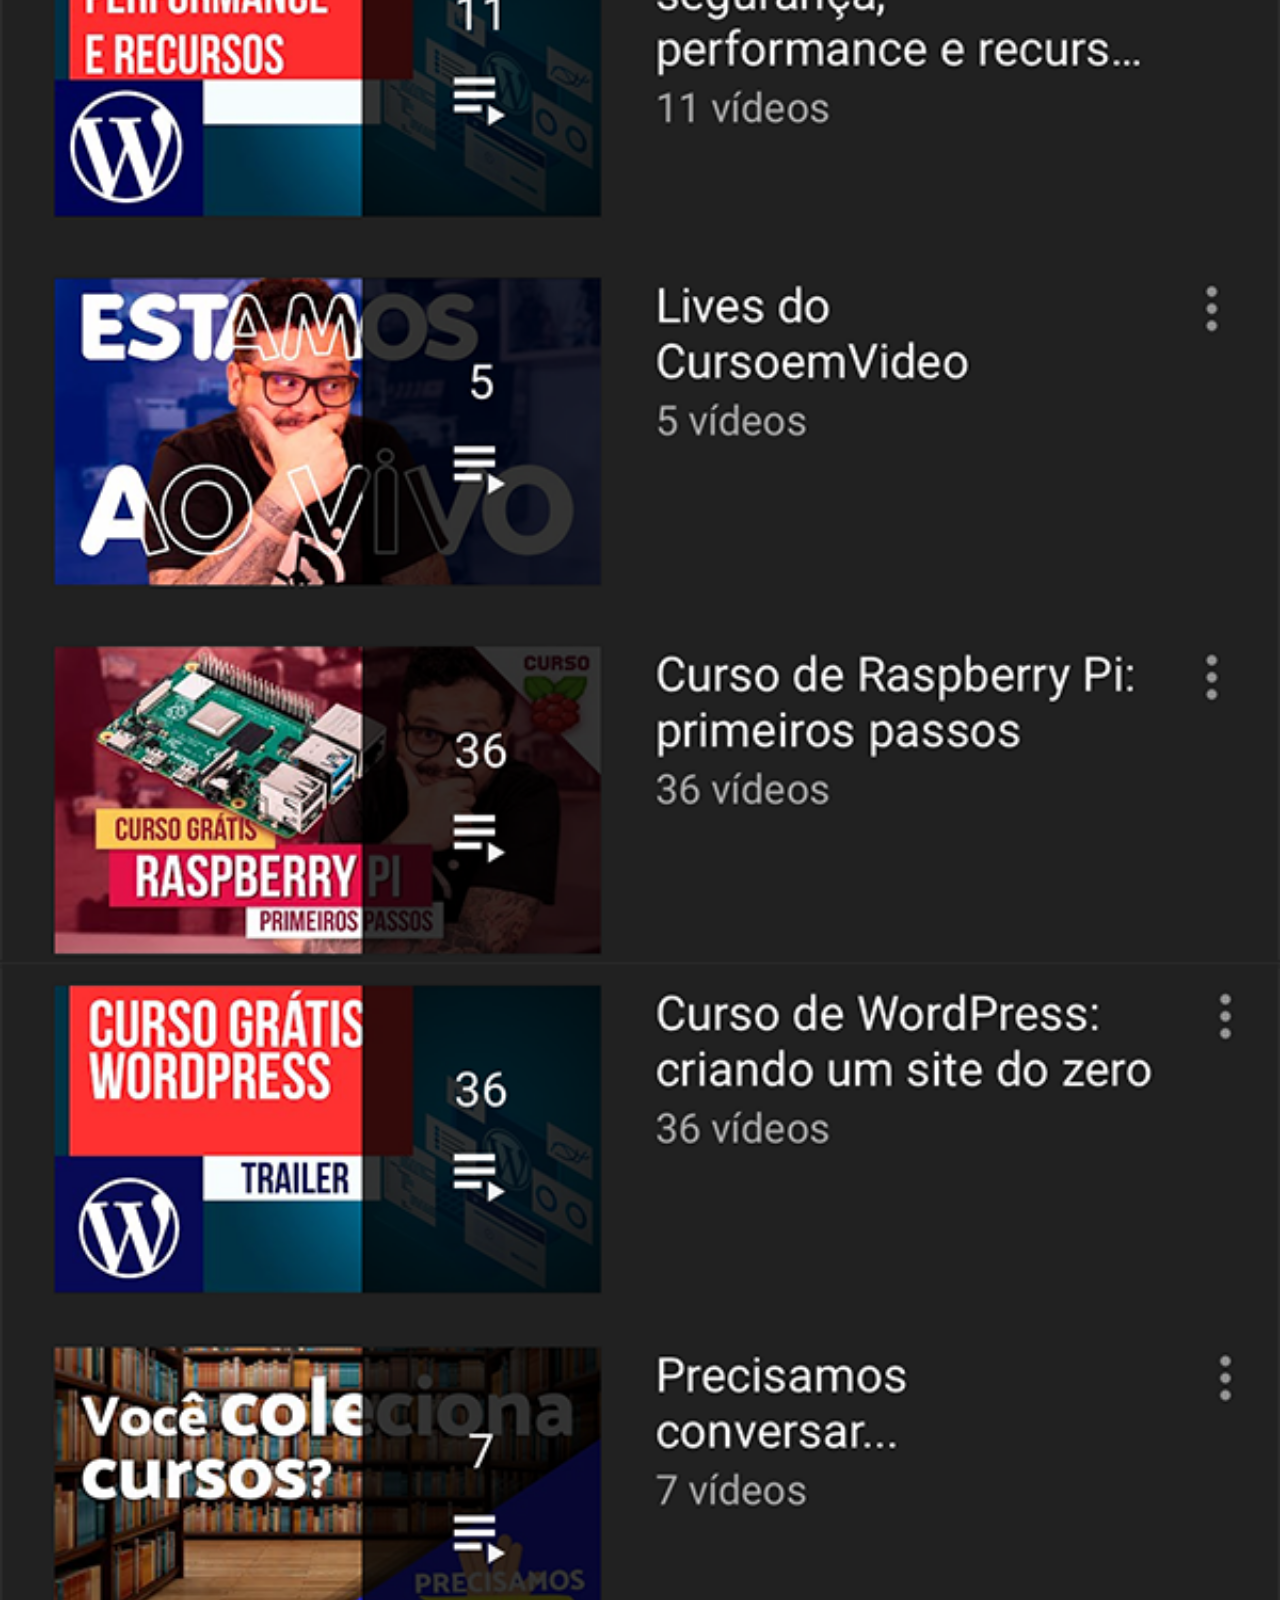
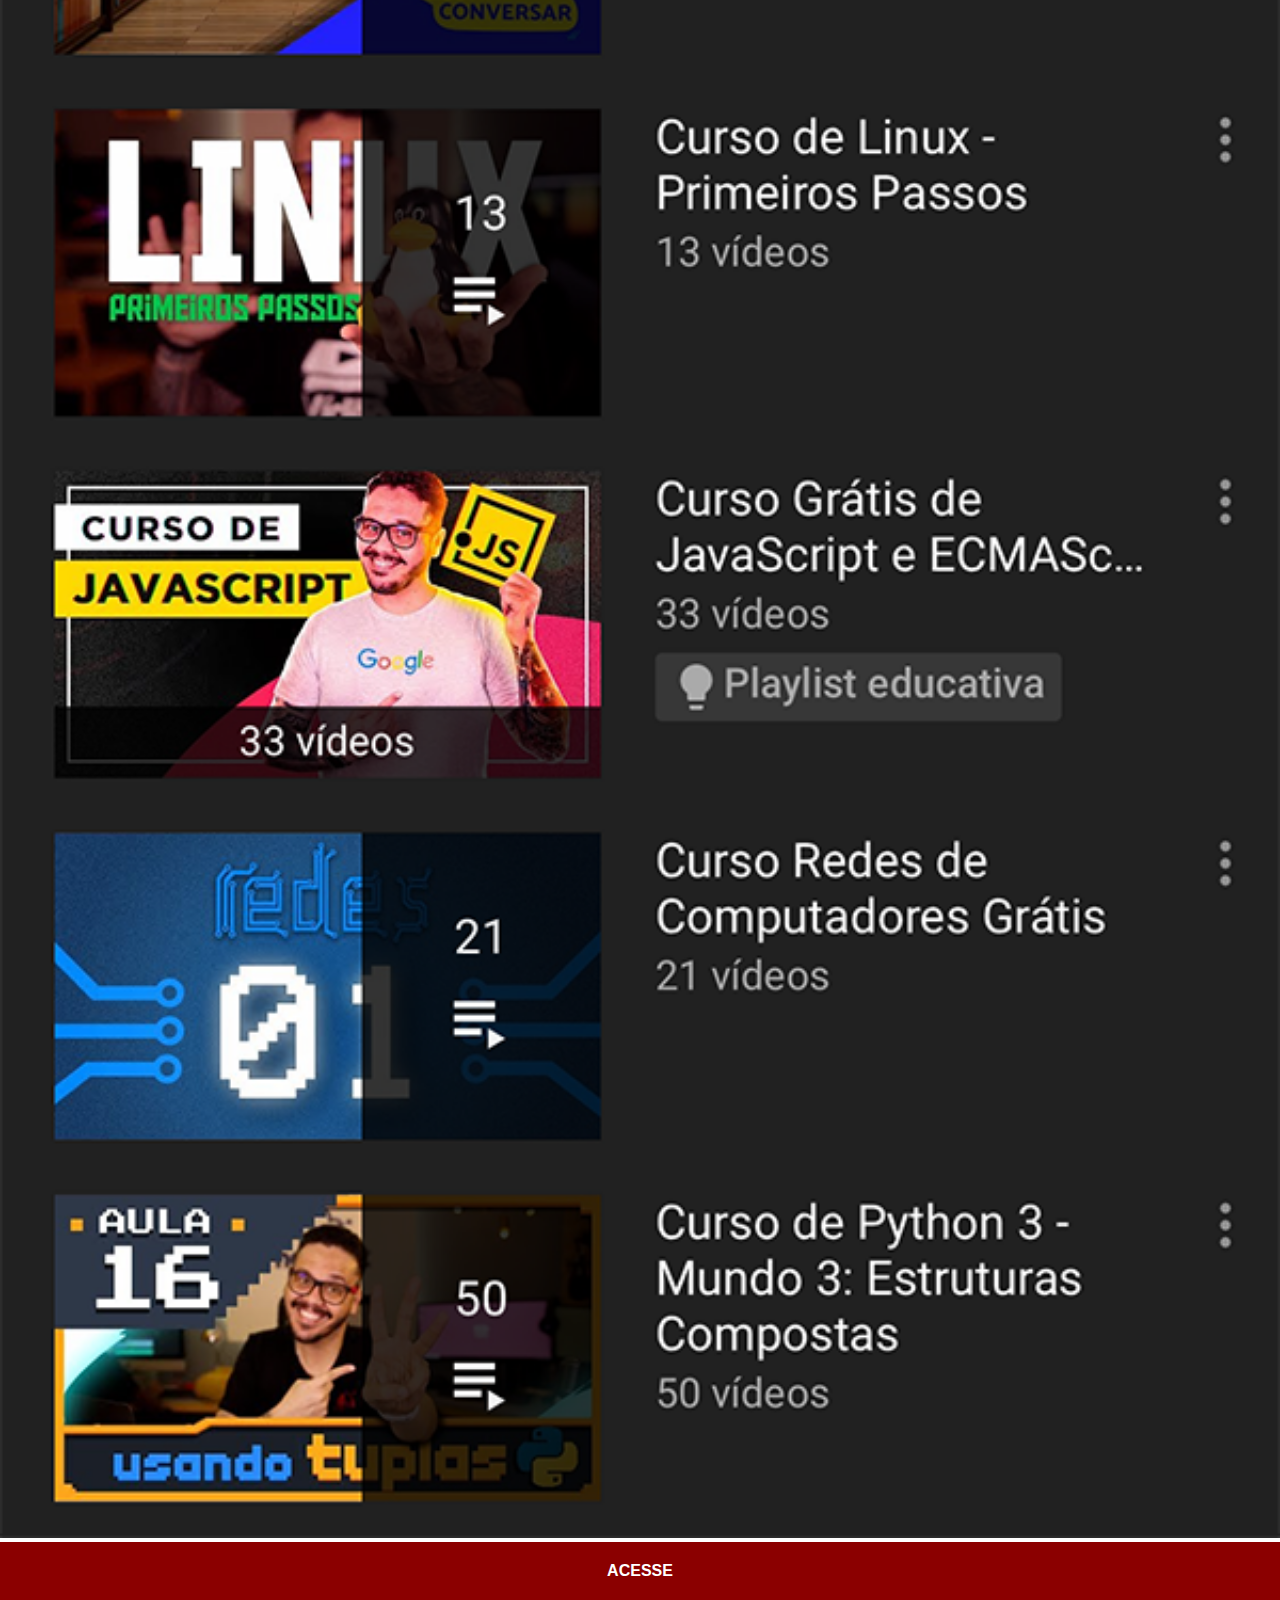
<file: youtube.html>
<!DOCTYPE html>
<html lang="pt-br">
<head>
    <meta charset="UTF-8">
    <meta http-equiv="X-UA-Compatible" content="IE=edge">
    <meta name="viewport" content="width=device-width, initial-scale=1.0">
    <title>YouTube</title>
    <style>
        * {
            margin: 0px;
            padding: 0px;
            font-family: Arial, Helvetica, sans-serif;
        }

        ::-webkit-scrollbar{
            width: 0px;
            height: 0px;
        }

        img{  
            width: 100vw;
        }

        a{
            display: block;
            background-color: darkred;
            color: white;
            padding: 20px;
            text-align: center;
            font-weight: bolder;
            text-decoration: none;
        }

        a:hover{
            background-color: red;
        }
    </style>
</head>
<body>
    <img src="imagens/tela-youtube.png" alt="YouTube">
    <a href="https://www.youtube.com" target="_blank">ACESSE</a>
</body>
</html>
</file>
<file: estilos/style.css>
@charset "UTF-8";

*{
    margin: 0px;
    padding: 0px;
    font-family: Arial, Helvetica, sans-serif;
}

html, body{
    height: 100vh;
    width: 100vw;
    background-color: black;
}

body{
    background: url(../imagens/fundo-madeira.jpg) no-repeat top center;
    background-size: cover;
    background-attachment: fixed;
}

main{
    position: relative;
    height: 100vh;
}

section#telefone{
    position: absolute;
    top: 50%;
    left: 50%;
    transform: translate(-50%, -50%);    

    height: 627px;
    width: 311px;
    background: url(../imagens/frame-iphone.png) no-repeat;
}

iframe#tela{
    position: relative;
    top: 80px;
    left: 22px;
    width: 267px;
    height: 471px;
}

section#redes-sociais{
    text-align: right;
}

section#redes-sociais img{
    width: 50px;
    margin: 10px;
    border-radius: 50%;
    box-shadow: 2px 2px 5px #000000af;
    box-sizing: border-box;
}

section#redes-sociais img:hover{
    border: 2px solid rgba(255, 255, 255, 0.637);
    transform: translate(-3px, -3px);
    box-shadow: 5px 5px 10px rgba(0, 0, 0, 0.619);
    transition: .2s, border .3s;
}
</file>
